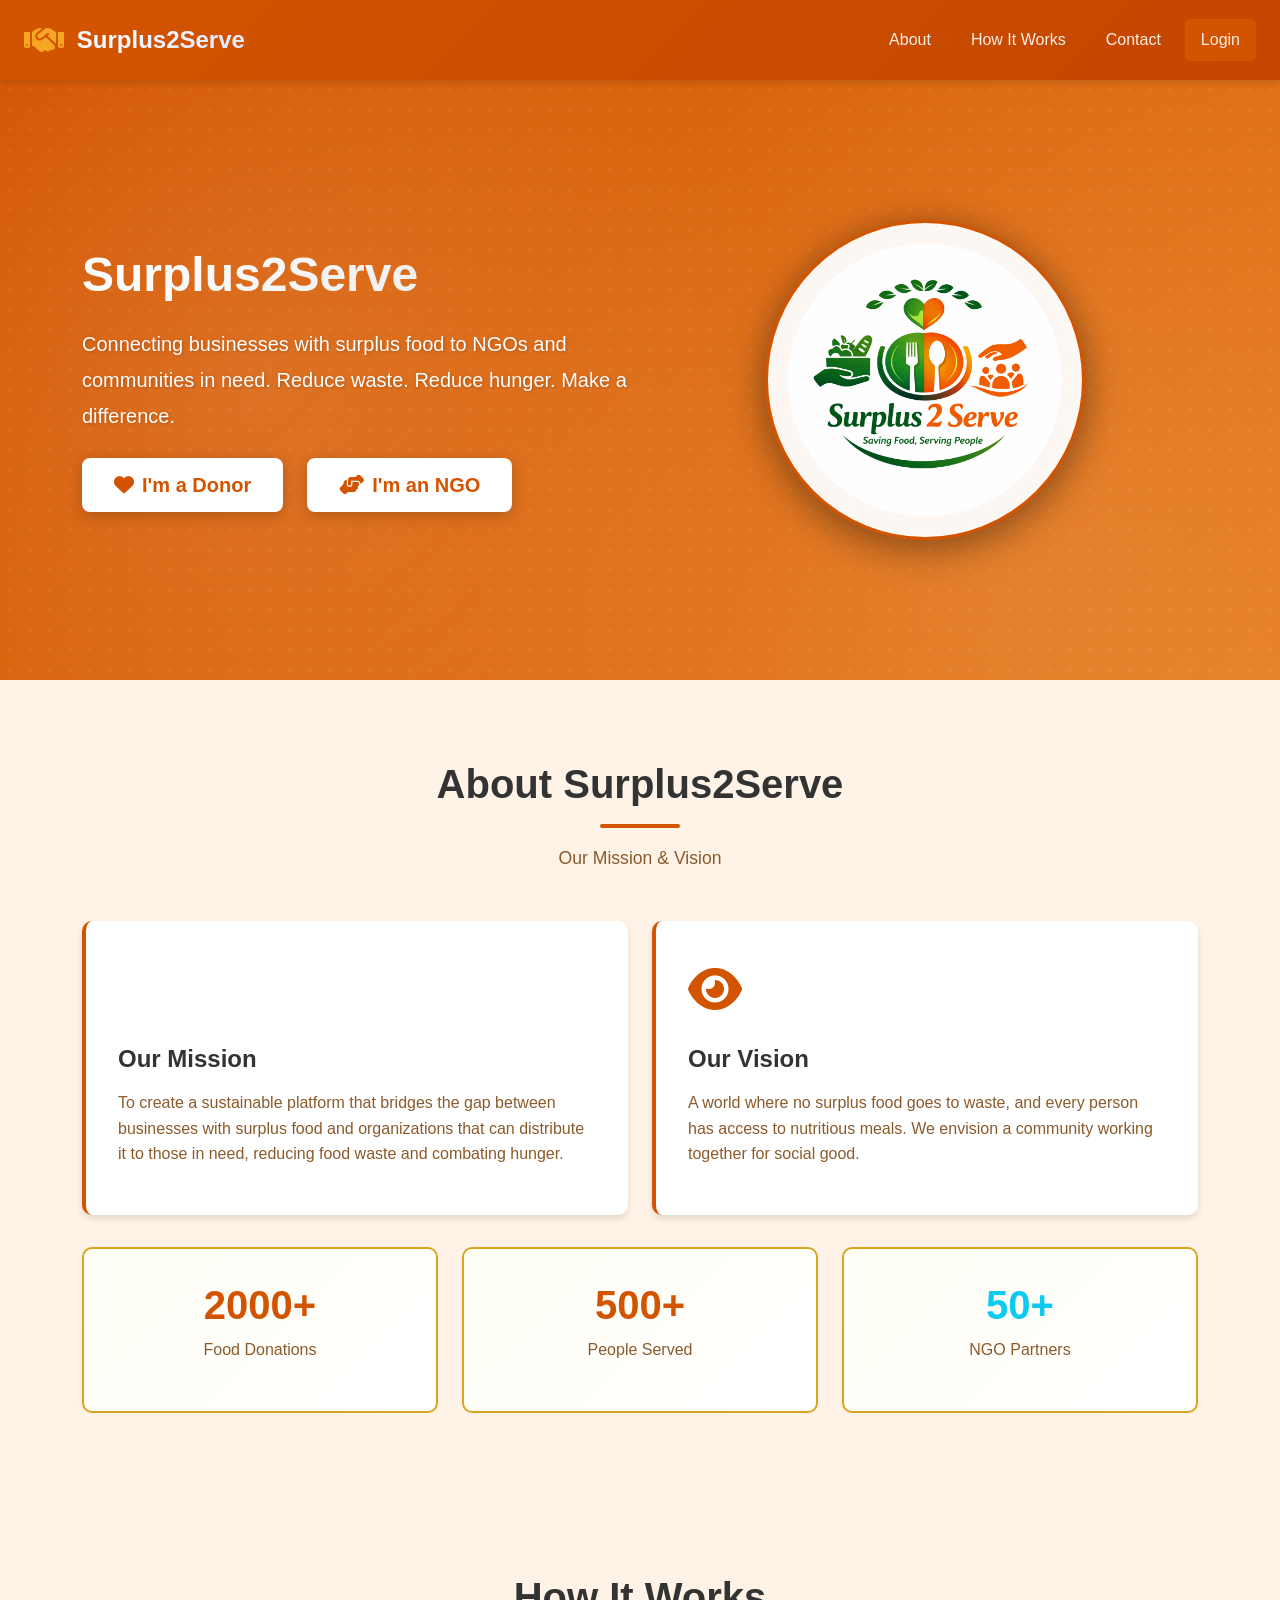
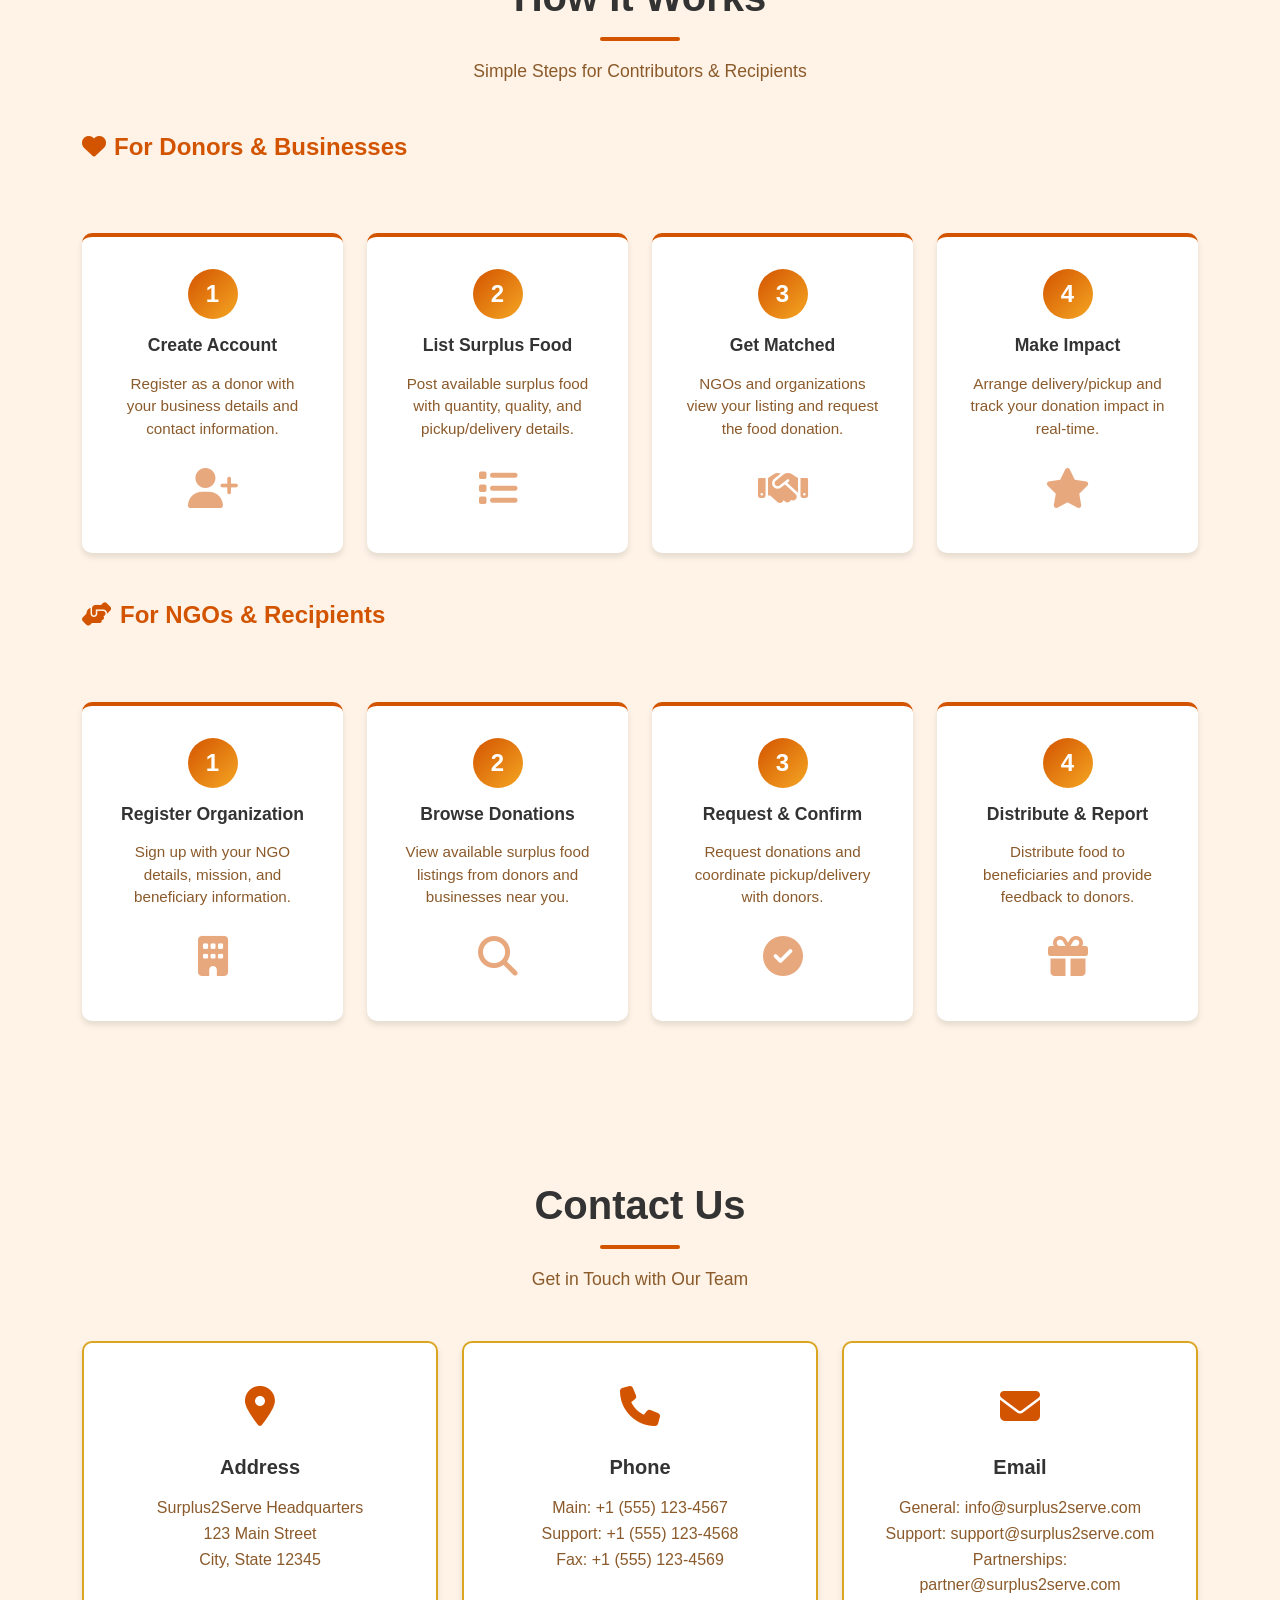
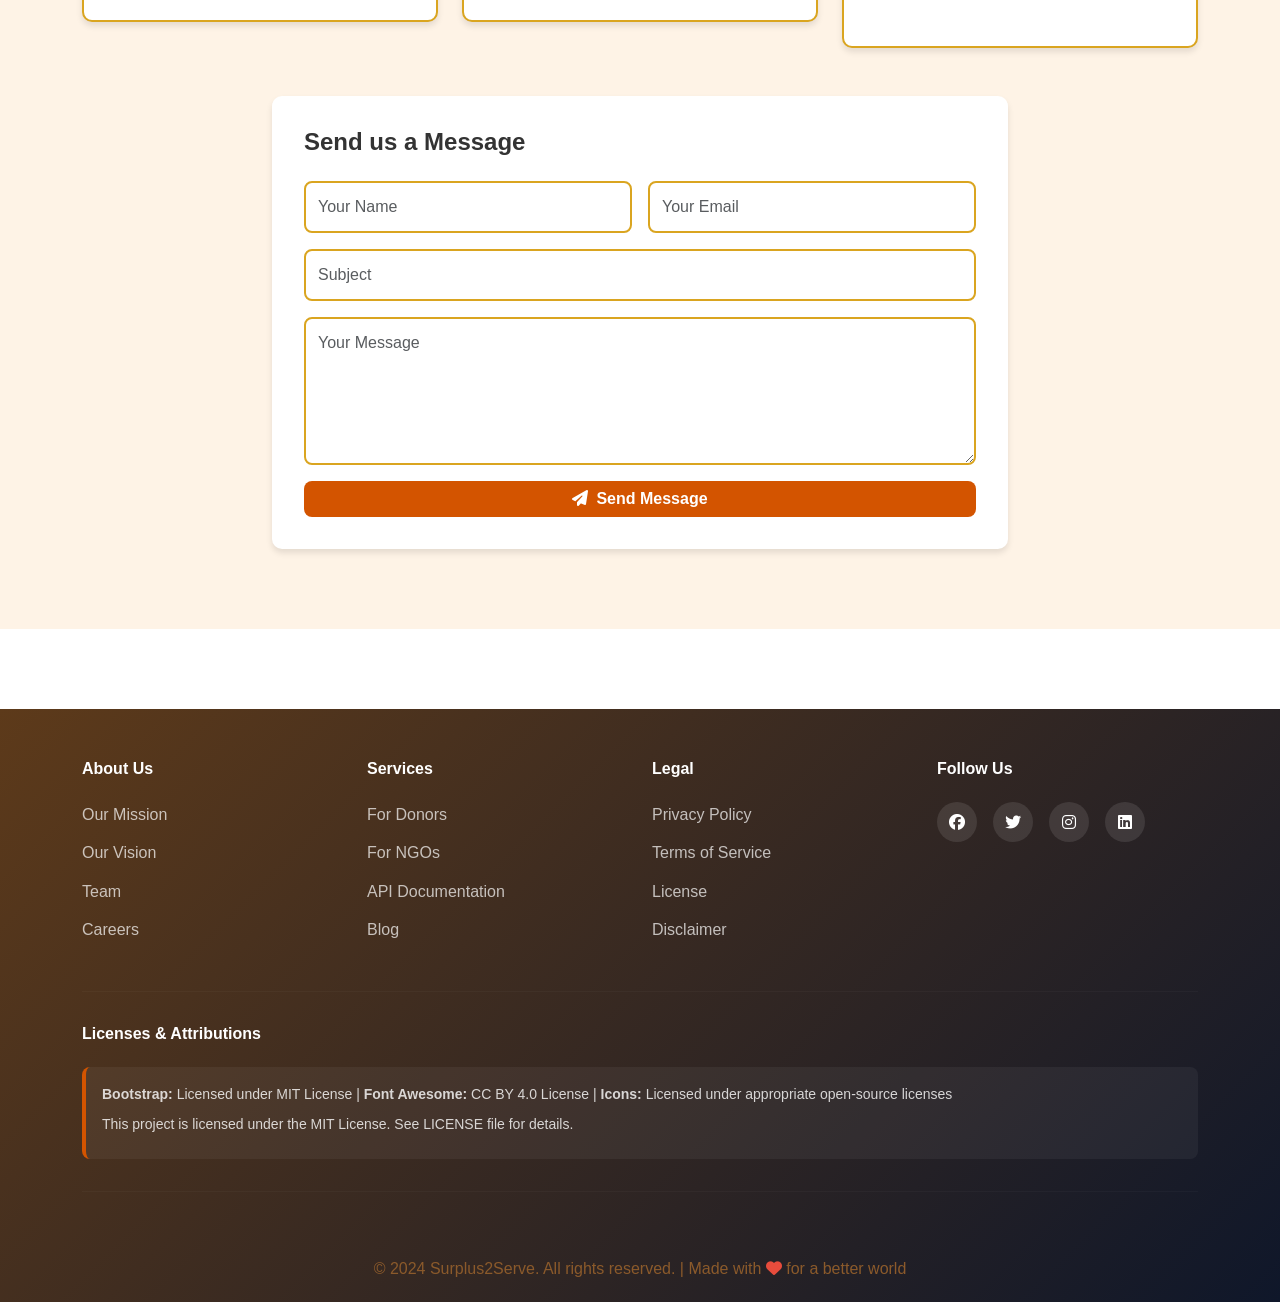
<file: index.html>
<!DOCTYPE html>
<html lang="en">
<head>
    <meta charset="UTF-8">
    <meta name="viewport" content="width=device-width, initial-scale=1.0">
    <title>Surplus2Serve - Bridging Surplus Food with Those in Need</title>
    <link rel="icon" type="image/png" href="./surplus2serve_logo.png">
    <link href="https://cdn.jsdelivr.net/npm/bootstrap@5.3.2/dist/css/bootstrap.min.css" rel="stylesheet">
    <link rel="stylesheet" href="https://cdnjs.cloudflare.com/ajax/libs/font-awesome/6.4.0/css/all.min.css">
    <link rel="stylesheet" href="style.css">
</head>

<body>
    <!-- Navigation Bar -->
    <nav class="navbar navbar-expand-lg navbar-custom sticky-top">
        <div class="container-fluid px-4">
            <a class="navbar-brand" href="#home">
                <i class="fas fa-handshake brand-icon"></i>
                <span class="brand-text">Surplus2Serve</span>
            </a>
            <button class="navbar-toggler" type="button" data-bs-toggle="collapse" data-bs-target="#navbarNav">
                <span class="navbar-toggler-icon"></span>
            </button>
            <div class="collapse navbar-collapse" id="navbarNav">
                <ul class="navbar-nav ms-auto">
                    <li class="nav-item"><a class="nav-link" href="#about">About</a></li>
                    <li class="nav-item"><a class="nav-link" href="#process">How It Works</a></li>
                    <li class="nav-item"><a class="nav-link" href="#contact">Contact</a></li>
                    <li class="nav-item"><a class="nav-link btn-login-nav" href="loginpage.html">Login</a></li>
                </ul>
            </div>
        </div>
    </nav>

    <!-- Hero Section -->
    <section id="home" class="hero-section">
        <div class="hero-content">
            <div class="container">
                <div class="row align-items-center">
                    <div class="col-lg-6 col-md-12 hero-text">
                        <h1 class="display-4 fw-bold mb-4">
                            <span class="text-primary">Surplus2Serve</span>
                        </h1>
                        <p class="lead mb-4">
                            Connecting businesses with surplus food to NGOs and communities in need. 
                            Reduce waste. Reduce hunger. Make a difference.
                        </p>
                        <div class="cta-buttons">
                            <a href="loginpage.html" class="btn btn-primary btn-lg me-2">
                                <i class="fas fa-heart me-2"></i>I'm a Donor
                            </a>
                            <a href="loginpage.html" class="btn btn-success btn-lg">
                                <i class="fas fa-hands-helping me-2"></i>I'm an NGO
                            </a>
                        </div>
                    </div>
                    <div class="col-lg-6 col-md-12 hero-image">
                        <div class="hero-image-box">
                            <img src="surplus2serve_logo.png" alt="Surplus2Serve Logo" class="hero-logo">
                        </div>
                    </div>
                </div>
            </div>
        </div>
    </section>

    <!-- About Section -->
    <section id="about" class="section-padding" style="background-color: #fef3e6;">
        <div class="container">
            <div class="section-header text-center mb-5">
                <h2 class="section-title">About Surplus2Serve</h2>
                <div class="section-divider"></div>
                <p class="section-subtitle">Our Mission & Vision</p>
            </div>

            <div class="row g-4">
                <div class="col-md-6">
                    <div class="about-card">
                        <div class="about-icon">
                            <i class="fas fa-target"></i>
                        </div>
                        <h4>Our Mission</h4>
                        <p>
                            To create a sustainable platform that bridges the gap between businesses with surplus food 
                            and organizations that can distribute it to those in need, reducing food waste and combating hunger.
                        </p>
                    </div>
                </div>
                <div class="col-md-6">
                    <div class="about-card">
                        <div class="about-icon">
                            <i class="fas fa-eye"></i>
                        </div>
                        <h4>Our Vision</h4>
                        <p>
                            A world where no surplus food goes to waste, and every person has access to nutritious meals. 
                            We envision a community working together for social good.
                        </p>
                    </div>
                </div>
            </div>

            <div class="row g-4 mt-2">
                <div class="col-md-4">
                    <div class="impact-card text-center">
                        <h3 class="text-primary fw-bold">2000+</h3>
                        <p>Food Donations</p>
                    </div>
                </div>
                <div class="col-md-4">
                    <div class="impact-card text-center">
                        <h3 class="text-success fw-bold">500+</h3>
                        <p>People Served</p>
                    </div>
                </div>
                <div class="col-md-4">
                    <div class="impact-card text-center">
                        <h3 class="text-info fw-bold">50+</h3>
                        <p>NGO Partners</p>
                    </div>
                </div>
            </div>
        </div>
    </section>

    <!-- How It Works Section -->
    <section id="process" class="section-padding" style="background-color: #fef3e6;">
        <div class="container">
            <div class="section-header text-center mb-5">
                <h2 class="section-title">How It Works</h2>
                <div class="section-divider"></div>
                <p class="section-subtitle">Simple Steps for Contributors & Recipients</p>
            </div>

            <!-- For Donors/Businesses -->
            <div class="row mb-5">
                <div class="col-12">
                    <h4 class="text-primary fw-bold mb-4">
                        <i class="fas fa-heart me-2"></i>For Donors & Businesses
                    </h4>
                </div>
            </div>

            <div class="row g-4 mb-5">
                <div class="col-md-3 col-sm-6">
                    <div class="process-card">
                        <div class="process-number">1</div>
                        <h5>Create Account</h5>
                        <p>Register as a donor with your business details and contact information.</p>
                        <div class="process-icon">
                            <i class="fas fa-user-plus"></i>
                        </div>
                    </div>
                </div>
                <div class="col-md-3 col-sm-6">
                    <div class="process-card">
                        <div class="process-number">2</div>
                        <h5>List Surplus Food</h5>
                        <p>Post available surplus food with quantity, quality, and pickup/delivery details.</p>
                        <div class="process-icon">
                            <i class="fas fa-list"></i>
                        </div>
                    </div>
                </div>
                <div class="col-md-3 col-sm-6">
                    <div class="process-card">
                        <div class="process-number">3</div>
                        <h5>Get Matched</h5>
                        <p>NGOs and organizations view your listing and request the food donation.</p>
                        <div class="process-icon">
                            <i class="fas fa-handshake"></i>
                        </div>
                    </div>
                </div>
                <div class="col-md-3 col-sm-6">
                    <div class="process-card">
                        <div class="process-number">4</div>
                        <h5>Make Impact</h5>
                        <p>Arrange delivery/pickup and track your donation impact in real-time.</p>
                        <div class="process-icon">
                            <i class="fas fa-star"></i>
                        </div>
                    </div>
                </div>
            </div>

            <!-- For NGOs -->
            <div class="row mb-5">
                <div class="col-12">
                    <h4 class="text-success fw-bold mb-4">
                        <i class="fas fa-hands-helping me-2"></i>For NGOs & Recipients
                    </h4>
                </div>
            </div>

            <div class="row g-4">
                <div class="col-md-3 col-sm-6">
                    <div class="process-card process-card-ngo">
                        <div class="process-number">1</div>
                        <h5>Register Organization</h5>
                        <p>Sign up with your NGO details, mission, and beneficiary information.</p>
                        <div class="process-icon">
                            <i class="fas fa-building"></i>
                        </div>
                    </div>
                </div>
                <div class="col-md-3 col-sm-6">
                    <div class="process-card process-card-ngo">
                        <div class="process-number">2</div>
                        <h5>Browse Donations</h5>
                        <p>View available surplus food listings from donors and businesses near you.</p>
                        <div class="process-icon">
                            <i class="fas fa-search"></i>
                        </div>
                    </div>
                </div>
                <div class="col-md-3 col-sm-6">
                    <div class="process-card process-card-ngo">
                        <div class="process-number">3</div>
                        <h5>Request & Confirm</h5>
                        <p>Request donations and coordinate pickup/delivery with donors.</p>
                        <div class="process-icon">
                            <i class="fas fa-check-circle"></i>
                        </div>
                    </div>
                </div>
                <div class="col-md-3 col-sm-6">
                    <div class="process-card process-card-ngo">
                        <div class="process-number">4</div>
                        <h5>Distribute & Report</h5>
                        <p>Distribute food to beneficiaries and provide feedback to donors.</p>
                        <div class="process-icon">
                            <i class="fas fa-gift"></i>
                        </div>
                    </div>
                </div>
            </div>
        </div>
    </section>

    <!-- Contact Section -->
    <section id="contact" class="section-padding" style="background-color: #fef3e6;">
        <div class="container">
            <div class="section-header text-center mb-5">
                <h2 class="section-title">Contact Us</h2>
                <div class="section-divider"></div>
                <p class="section-subtitle">Get in Touch with Our Team</p>
            </div>

            <div class="row g-4">
                <div class="col-md-4">
                    <div class="contact-card">
                        <div class="contact-icon">
                            <i class="fas fa-map-marker-alt"></i>
                        </div>
                        <h5>Address</h5>
                        <p>
                            Surplus2Serve Headquarters<br>
                            123 Main Street<br>
                            City, State 12345
                        </p>
                    </div>
                </div>
                <div class="col-md-4">
                    <div class="contact-card">
                        <div class="contact-icon">
                            <i class="fas fa-phone"></i>
                        </div>
                        <h5>Phone</h5>
                        <p>
                            Main: +1 (555) 123-4567<br>
                            Support: +1 (555) 123-4568<br>
                            Fax: +1 (555) 123-4569
                        </p>
                    </div>
                </div>
                <div class="col-md-4">
                    <div class="contact-card">
                        <div class="contact-icon">
                            <i class="fas fa-envelope"></i>
                        </div>
                        <h5>Email</h5>
                        <p>
                            General: info@surplus2serve.com<br>
                            Support: support@surplus2serve.com<br>
                            Partnerships: partner@surplus2serve.com
                        </p>
                    </div>
                </div>
            </div>

            <div class="row mt-5">
                <div class="col-lg-8 offset-lg-2">
                    <div class="contact-form-section">
                        <h4 class="mb-4">Send us a Message</h4>
                        <form id="contactMessageForm">
                            <div class="row g-3">
                                <div class="col-md-6">
                                    <input type="text" id="contactName" class="form-control" placeholder="Your Name" required>
                                </div>
                                <div class="col-md-6">
                                    <input type="email" id="contactEmail" class="form-control" placeholder="Your Email" required>
                                </div>
                                <div class="col-12">
                                    <input type="text" id="contactSubject" class="form-control" placeholder="Subject" required>
                                </div>
                                <div class="col-12">
                                    <textarea id="contactMessage" class="form-control" rows="5" placeholder="Your Message"></textarea>
                                </div>
                                <div class="col-12">
                                    <button type="submit" class="btn btn-primary w-100"><i class="fas fa-paper-plane me-2"></i>Send Message</button>
                                </div>
                            </div>
                        </form>
                    </div>
                </div>
            </div>
        </div>
    </section>

    <!-- Footer -->
    <footer class="footer-section">
        <div class="container">
            <div class="row g-4 mb-4">
                <div class="col-md-3">
                    <h6 class="footer-title">About Us</h6>
                    <ul class="footer-links">
                        <li><a href="#about">Our Mission</a></li>
                        <li><a href="#about">Our Vision</a></li>
                        <li><a href="#">Team</a></li>
                        <li><a href="#">Careers</a></li>
                    </ul>
                </div>
                <div class="col-md-3">
                    <h6 class="footer-title">Services</h6>
                    <ul class="footer-links">
                        <li><a href="donor.html">For Donors</a></li>
                        <li><a href="ngo.html">For NGOs</a></li>
                        <li><a href="#">API Documentation</a></li>
                        <li><a href="#">Blog</a></li>
                    </ul>
                </div>
                <div class="col-md-3">
                    <h6 class="footer-title">Legal</h6>
                    <ul class="footer-links">
                        <li><a href="#">Privacy Policy</a></li>
                        <li><a href="#">Terms of Service</a></li>
                        <li><a href="#">License</a></li>
                        <li><a href="#">Disclaimer</a></li>
                    </ul>
                </div>
                <div class="col-md-3">
                    <h6 class="footer-title">Follow Us</h6>
                    <div class="social-links">
                        <a href="#" class="social-icon"><i class="fab fa-facebook"></i></a>
                        <a href="#" class="social-icon"><i class="fab fa-twitter"></i></a>
                        <a href="#" class="social-icon"><i class="fab fa-instagram"></i></a>
                        <a href="#" class="social-icon"><i class="fab fa-linkedin"></i></a>
                    </div>
                </div>
            </div>

            <hr class="footer-divider">

            <!-- Licenses & Credits -->
            <div class="row">
                <div class="col-12">
                    <h6 class="footer-title">Licenses & Attributions</h6>
                    <div class="licenses-section">
                        <p class="small">
                            <strong>Bootstrap:</strong> Licensed under MIT License | 
                            <strong>Font Awesome:</strong> CC BY 4.0 License | 
                            <strong>Icons:</strong> Licensed under appropriate open-source licenses
                        </p>
                        <p class="small">
                            This project is licensed under the MIT License. See LICENSE file for details.
                        </p>
                    </div>
                </div>
            </div>

            <hr class="footer-divider">

            <!-- Copyright -->
            <div class="footer-bottom">
                <p class="text-center mb-0">
                    &copy; 2024 Surplus2Serve. All rights reserved. | 
                    Made with <i class="fas fa-heart text-danger"></i> for a better world
                </p>
            </div>
        </div>
    </footer>

    <script src="https://cdn.jsdelivr.net/npm/bootstrap@5.3.2/dist/js/bootstrap.bundle.min.js"></script>
    <script src="notifications.js"></script>
    <script src="script.js"></script>
</body>

</html>
</file>
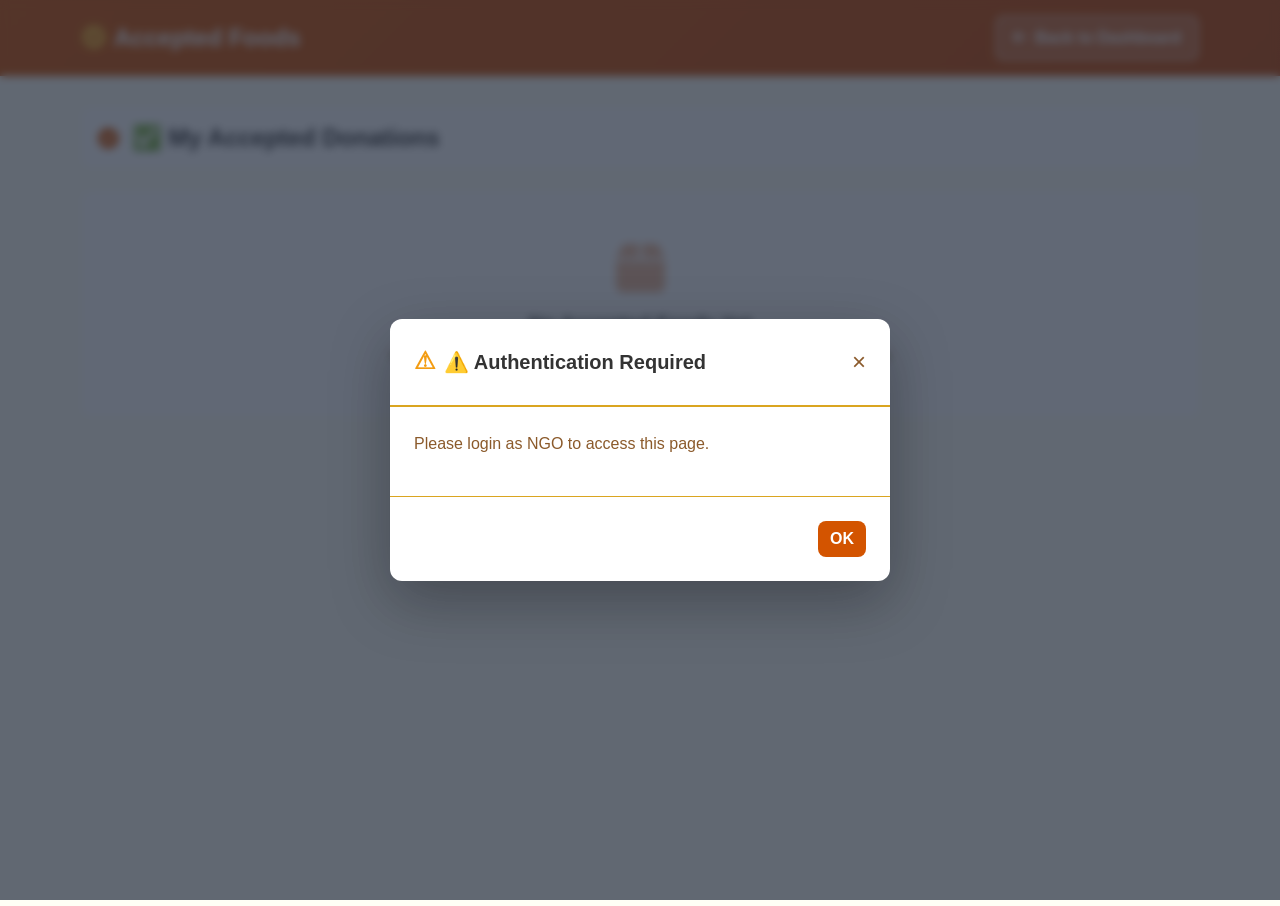
<file: accepted.html>
<!DOCTYPE html>
<html lang="en">
<head>
    <title>Accepted Foods - Surplus2Serve</title>
    <meta charset="utf-8">
    <meta name="viewport" content="width=device-width, initial-scale=1">
    <link href="https://cdn.jsdelivr.net/npm/bootstrap@5.3.2/dist/css/bootstrap.min.css" rel="stylesheet">
    <link rel="stylesheet" href="https://cdnjs.cloudflare.com/ajax/libs/font-awesome/6.4.0/css/all.min.css">
    <link rel="stylesheet" href="style.css">
    <style>
        .ngo-navbar {
            background: linear-gradient(135deg, var(--success-color) 0%, var(--success-dark) 100%);
            box-shadow: var(--shadow-md);
            padding: 1rem 0;
        }
        .ngo-navbar .navbar-brand {
            color: white !important;
            font-weight: 700;
            font-size: 1.5rem;
        }
        .ngo-navbar .btn-back {
            background-color: rgba(255, 255, 255, 0.2);
            color: white;
            border: 1px solid white;
            padding: 0.5rem 1rem;
            border-radius: 6px;
            font-weight: 600;
            transition: var(--transition);
        }
        .ngo-navbar .btn-back:hover {
            background-color: white;
            color: var(--success-color);
        }
        .ngo-content {
            background-color: var(--light-bg);
            min-height: calc(100vh - 70px);
            padding: 2rem 0;
        }
        .section-header {
            display: flex;
            align-items: center;
            gap: 0.8rem;
            margin-bottom: 1.5rem;
            padding: 1rem;
            background: white;
            border-radius: 8px;
            box-shadow: var(--shadow-sm);
        }
        .section-header h4 {
            margin: 0;
            color: var(--text-primary);
        }
        .empty-state {
            text-align: center;
            padding: 3rem 2rem;
            color: var(--text-secondary);
            background: white;
            border-radius: 8px;
            box-shadow: var(--shadow-sm);
        }
        .empty-state i {
            font-size: 3.5rem;
            margin-bottom: 1rem;
            opacity: 0.4;
            color: var(--success-color);
        }
        .empty-state h5 {
            color: var(--text-primary);
            font-weight: 600;
            margin-bottom: 0.5rem;
        }
        .empty-state p {
            color: var(--text-secondary);
            font-size: 0.95rem;
        }
    </style>
</head>

<body>

<nav class="ngo-navbar">
    <div class="container d-flex justify-content-between align-items-center">
        <span class="navbar-brand"><i class="fas fa-check-circle me-2" style="color: var(--success-light);"></i>Accepted Foods</span>
        <a href="ngo.html" class="btn-back">
            <i class="fas fa-arrow-left me-2"></i>Back to Dashboard
        </a>
    </div>
</nav>

<div class="ngo-content">
    <div class="container">
        <div class="section-header">
            <i class="fas fa-check-circle" style="color: var(--success-color); font-size: 1.3rem;"></i>
            <h4>✅ My Accepted Donations</h4>
        </div>
        <div class="row" id="acceptedList">
            <div class="col-12">
                <div class="empty-state">
                    <i class="fas fa-box"></i>
                    <h5>No Accepted Foods Yet</h5>
                    <p>You haven't accepted any foods yet. Go back to the dashboard to browse available donations!</p>
                </div>
            </div>
        </div>
    </div>
</div>

<script src="notifications.js"></script>
<script src="ngo.js"></script>
</body>
</html>
</file>
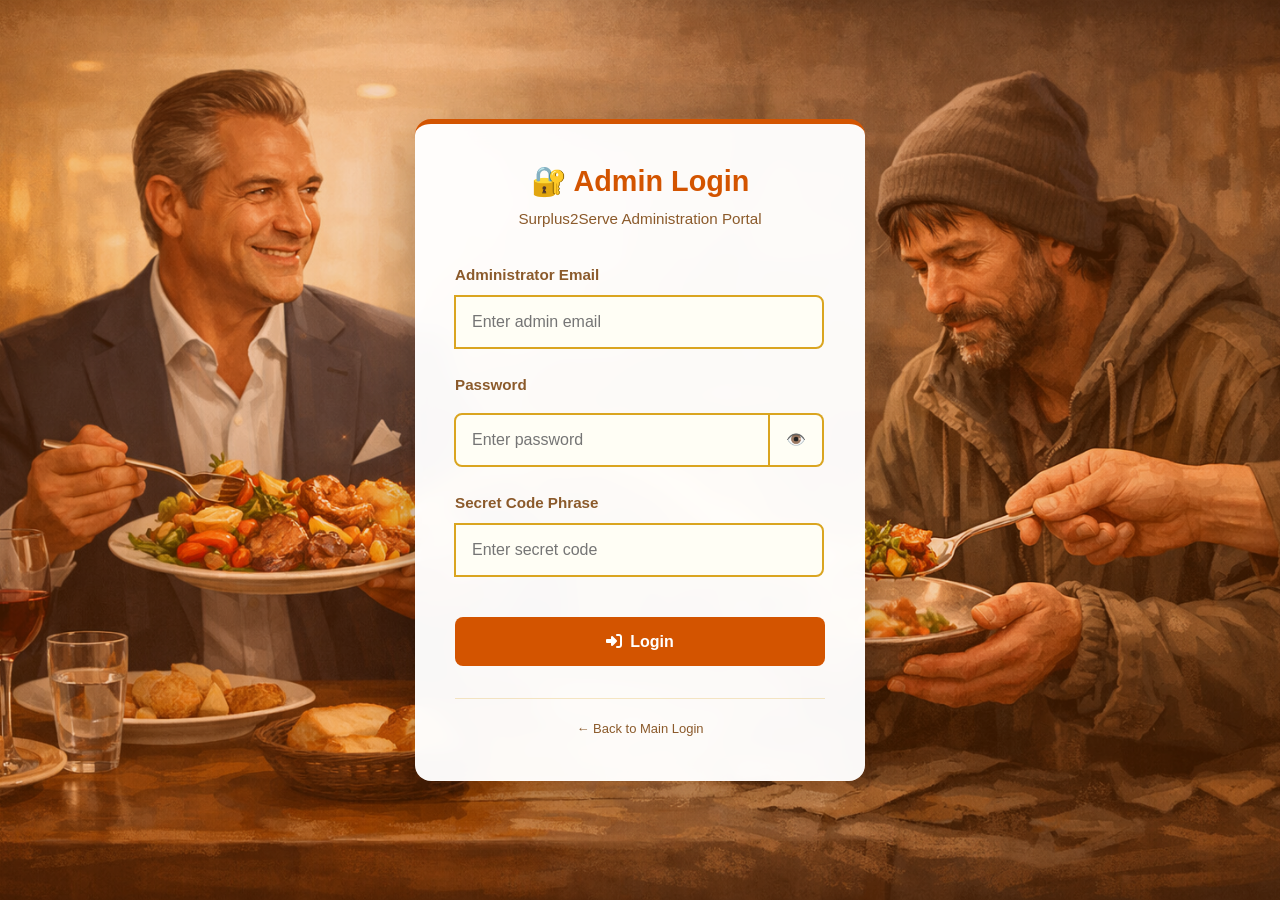
<file: admin.html>
<!DOCTYPE html>
<html lang="en">
<head>
    <title>Admin Dashboard - Surplus2Serve</title>
    <meta charset="utf-8">
    <meta name="viewport" content="width=device-width, initial-scale=1">
    <link href="https://cdn.jsdelivr.net/npm/bootstrap@5.3.2/dist/css/bootstrap.min.css" rel="stylesheet">
    <link rel="stylesheet" href="https://cdnjs.cloudflare.com/ajax/libs/font-awesome/6.4.0/css/all.min.css">
    <link rel="stylesheet" href="style.css">
    <style>
        .admin-navbar {
            background: linear-gradient(135deg, var(--primary-color) 0%, var(--primary-dark) 100%);
            box-shadow: var(--shadow-md);
            padding: 1rem 0;
        }
        .admin-navbar .navbar-brand {
            color: white !important;
            font-weight: 700;
            font-size: 1.5rem;
        }
        .admin-navbar .btn-logout {
            background-color: var(--danger-color);
            color: white;
            border: none;
            padding: 0.5rem 1rem;
            border-radius: 6px;
            font-weight: 600;
            transition: var(--transition);
        }
        .admin-navbar .btn-logout:hover {
            background-color: #cc0000;
            transform: translateY(-2px);
        }
        .admin-content {
            background-color: #fef3e6;
            min-height: calc(100vh - 70px);
            padding: 2rem 0;
        }
        .section-header {
            display: flex;
            align-items: center;
            gap: 0.8rem;
            margin-bottom: 1.5rem;
            padding: 1rem;
            background: white;
            border-radius: 8px;
            box-shadow: var(--shadow-sm);
        }
        .section-header h4 {
            margin: 0;
            color: var(--text-primary);
        }
        .activity-log {
            background: white;
            border-radius: 8px;
            padding: 1.5rem;
            box-shadow: var(--shadow-sm);
            max-height: 400px;
            overflow-y: auto;
        }
        .activity-item {
            padding: 0.75rem;
            border-left: 3px solid var(--primary-color);
            margin-bottom: 1rem;
            background: var(--light-bg);
            border-radius: 4px;
        }
        .activity-item:last-child {
            margin-bottom: 0;
        }
        .activity-message {
            color: var(--text-primary);
            font-weight: 500;
            margin-bottom: 0.25rem;
        }
        .activity-time {
            color: var(--text-secondary);
            font-size: 0.85rem;
        }
        .card-donation {
            border-left: 4px solid var(--danger-color);
            background: white;
            box-shadow: var(--shadow-sm);
        }
        .card-ngo {
            border-top: 3px solid var(--success-color);
            background: white;
            box-shadow: var(--shadow-sm);
        }
        .empty-state {
            text-align: center;
            padding: 2rem;
            color: var(--text-secondary);
        }
        .empty-state i {
            font-size: 3rem;
            margin-bottom: 1rem;
            opacity: 0.5;
        }
        .btn-action {
            padding: 0.5rem 1rem;
            border-radius: 6px;
            font-weight: 600;
            transition: var(--transition);
        }
        .btn-action:hover {
            transform: translateY(-2px);
            box-shadow: var(--shadow-md);
        }
    </style>
</head>

<body>

<nav class="admin-navbar">
    <div class="container d-flex justify-content-between align-items-center">
        <span class="navbar-brand">📊 Admin Dashboard</span>
        <button class="btn-logout" onclick="adminLogout()">
            <i class="fas fa-sign-out-alt me-2"></i>Logout
        </button>
    </div>
</nav>

<div class="admin-content">
    <div class="container">
        <!-- Activity Log Section -->
        <div class="section-header">
            <i class="fas fa-clipboard-list" style="color: var(--primary-color); font-size: 1.3rem;"></i>
            <h4>📊 Activity Log</h4>
        </div>
        <div class="activity-log mb-4" id="activityLog">
            <div class="empty-state">
                <i class="fas fa-calendar-alt"></i>
                <p>No activities yet</p>
            </div>
        </div>

        <!-- Donations Section -->
        <div class="section-header">
            <i class="fas fa-utensils" style="color: var(--danger-color); font-size: 1.3rem;"></i>
            <h4>🍱 Donor Uploads</h4>
        </div>
        <div class="row mb-4" id="donationList">
            <div class="col-12">
                <div class="empty-state">
                    <i class="fas fa-box"></i>
                    <p>No active donations</p>
                </div>
            </div>
        </div>

        <!-- NGO Approval Section -->
        <div class="section-header">
            <i class="fas fa-building" style="color: var(--success-color); font-size: 1.3rem;"></i>
            <h4>🏢 NGO Approval</h4>
        </div>
        <div class="row" id="ngoList">
            <div class="col-12">
                <div class="empty-state">
                    <i class="fas fa-check-circle"></i>
                    <p>No pending NGO approvals</p>
                </div>
            </div>
        </div>
    </div>
</div>

<script src="notifications.js"></script>
<script src="admin.js"></script>
</body>
</html>
</file>
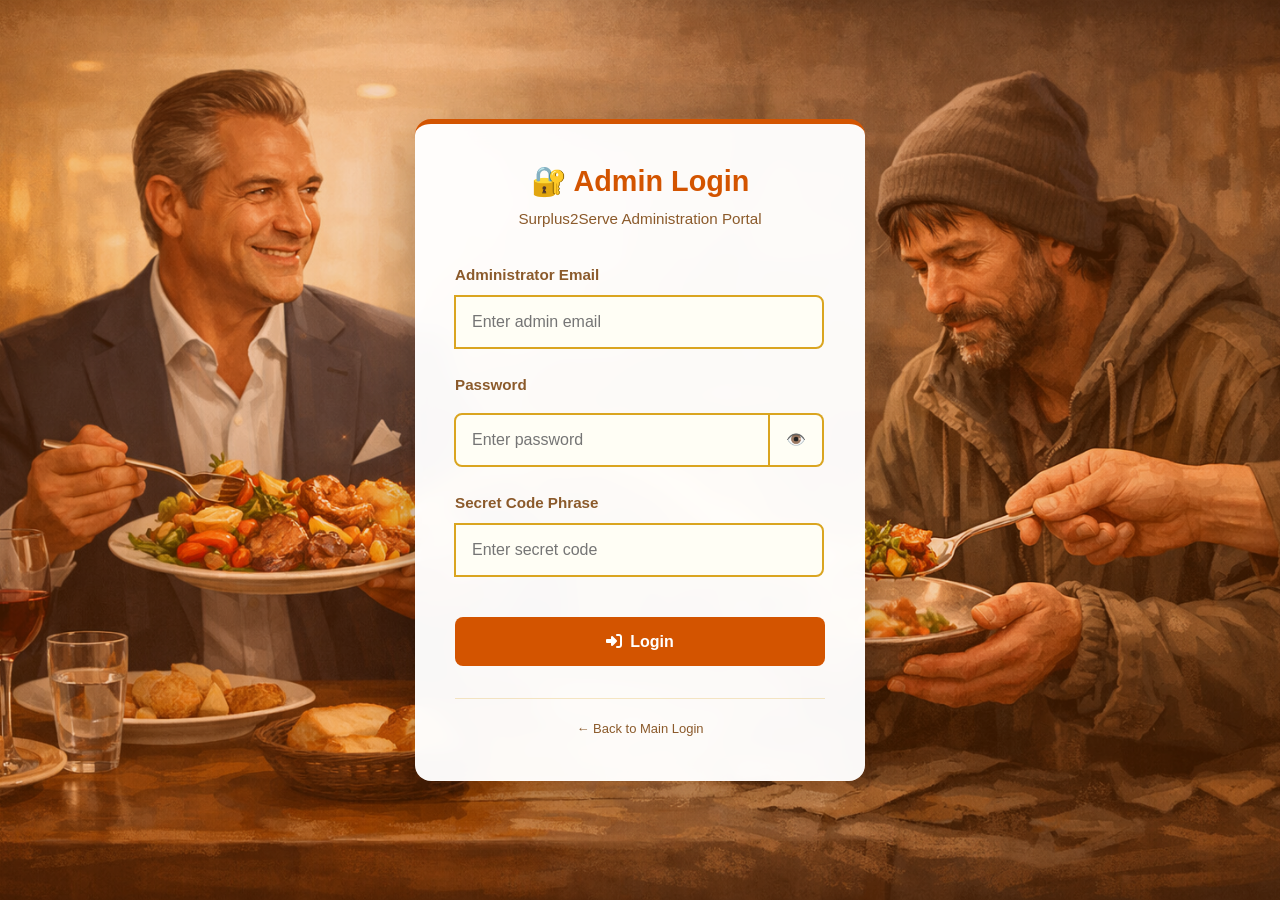
<file: adminlogin.html>
<!DOCTYPE html>
<html lang="en">
<head>
    <title>Admin Login - Surplus2Serve</title>
    <meta charset="utf-8">
    <meta name="viewport" content="width=device-width, initial-scale=1">
    <link href="https://cdn.jsdelivr.net/npm/bootstrap@5.3.2/dist/css/bootstrap.min.css" rel="stylesheet">
    <link rel="stylesheet" href="https://cdnjs.cloudflare.com/ajax/libs/font-awesome/6.4.0/css/all.min.css">
    <link rel="stylesheet" href="style.css">
    <style>
        .login-page {
            background-image: url('bglogin.png');
            background-size: cover;
            background-position: center;
            background-attachment: fixed;
            background-repeat: no-repeat;
            min-height: 100vh;
            display: flex;
            align-items: center;
            padding: 20px 0;
            position: relative;
        }
        .login-page::before {
            content: '';
            position: absolute;
            top: 0;
            left: 0;
            right: 0;
            bottom: 0;
            background: rgba(211, 84, 0, 0.25);
            z-index: 1;
        }
        .login-container {
            max-width: 450px;
            margin: 0 auto;
            position: relative;
            z-index: 2;
        }
        .login-card {
            background: rgba(255, 255, 255, 0.97);
            padding: 2.5rem;
            border-radius: 16px;
            box-shadow: 0 20px 60px rgba(0, 0, 0, 0.3);
            border-top: 5px solid #d35400;
            backdrop-filter: blur(10px);
        }
        .login-card h2 {
            color: #d35400;
            margin-bottom: 0.5rem;
            font-size: 1.8rem;
            font-weight: 700;
        }
        .subtitle {
            color: #8b5a2b;
            margin-bottom: 2rem;
            font-size: 0.95rem;
        }
        .input-group {
            margin-bottom: 1.5rem;
        }
        .input-group label {
            display: block;
            color: #8b5a2b;
            font-weight: 600;
            margin-bottom: 0.5rem;
            font-size: 0.95rem;
        }
        .input-group input {
            width: 100%;
            padding: 0.75rem 1rem;
            border: 2px solid #daa520;
            border-radius: 8px;
            font-size: 1rem;
            font-family: inherit;
            transition: var(--transition);
            background-color: #fffef5;
            color: #333;
        }
        .input-group input:focus {
            outline: none;
            border-color: #d35400;
            box-shadow: 0 0 0 0.3rem rgba(211, 84, 0, 0.15);
            background-color: #ffffff;
        }
        .error-message {
            color: #c44600;
            font-size: 0.9rem;
            margin-bottom: 1rem;
            text-align: center;
            background-color: #fed7d7;
            padding: 0.75rem;
            border-radius: 6px;
            border-left: 3px solid #d35400;
        }
        .login-btn {
            width: 100%;
            padding: 0.75rem 1rem;
            background-color: #d35400;
            color: white;
            border: none;
            border-radius: 8px;
            font-weight: 600;
            font-size: 1rem;
            cursor: pointer;
            transition: var(--transition);
            margin-top: 1rem;
        }
        .login-btn:hover {
            background-color: #c44600;
            transform: translateY(-2px);
            box-shadow: 0 8px 20px rgba(211, 84, 0, 0.4);
        }
        .password-toggle {
            cursor: pointer;
            color: #d35400;
            padding: 0.75rem 1rem;
            background: #fffef5;
            border: 2px solid #daa520;
            border-radius: 0 8px 8px 0;
            transition: var(--transition);
            border-left: none;
            font-size: 1rem;
            display: flex;
            align-items: center;
            justify-content: center;
            min-width: 50px;
        }
        .password-toggle:hover {
            background-color: #f5f5f5;
            border-color: #d35400;
        }
        .input-group-wrapper {
            display: flex;
            gap: 0;
            width: 100%;
            margin-top: 0.5rem;
        }
        .input-group-wrapper input {
            border-radius: 8px 0 0 8px;
            margin: 0;
            flex: 1;
        }
    </style>
</head>

<body class="login-page">

<div class="login-container">
    <div class="login-card">
        <h2 class="text-center">🔐 Admin Login</h2>
        <p class="text-center subtitle">Surplus2Serve Administration Portal</p>

        <form id="adminLoginForm">
            <div id="errorMessage" class="error-message" style="display:none;"></div>
            <div id="successMessage" class="error-message" style="display:none; background-color: #d4edda; color: #155724; border-left-color: #28a745;"></div>

            <div class="input-group">
                <label for="adminEmail">Administrator Email</label>
                <input type="email" id="adminEmail" placeholder="Enter admin email" required>
            </div>

            <div class="input-group">
                <label for="adminPassword">Password</label>
                <div class="input-group-wrapper">
                    <input type="password" id="adminPassword" placeholder="Enter password" required>
                    <span class="password-toggle" onclick="document.getElementById('adminPassword').type = document.getElementById('adminPassword').type === 'password' ? 'text' : 'password'">👁️</span>
                </div>
            </div>

            <div class="input-group">
                <label for="secretCode">Secret Code Phrase</label>
                <input type="password" id="secretCode" placeholder="Enter secret code" required>
            </div>

            <button type="submit" class="login-btn">
                <i class="fas fa-sign-in-alt me-2"></i>Login
            </button>
        </form>

        <hr style="border-color: var(--border-color); margin-top: 2rem; margin-bottom: 1rem;">
        
        <div class="text-center">
            <a href="loginpage.html" style="text-decoration: none; font-size: 13px; color: var(--text-secondary); transition: var(--transition);" onmouseover="this.style.color='var(--primary-color)'" onmouseout="this.style.color='var(--text-secondary)'">← Back to Main Login</a>
        </div>
    </div>
</div>

<script src="https://cdn.jsdelivr.net/npm/bootstrap@5.3.2/dist/js/bootstrap.bundle.min.js"></script>
<script src="notifications.js"></script>
<script src="adminlogin.js"></script>
</body>
</html>
</file>
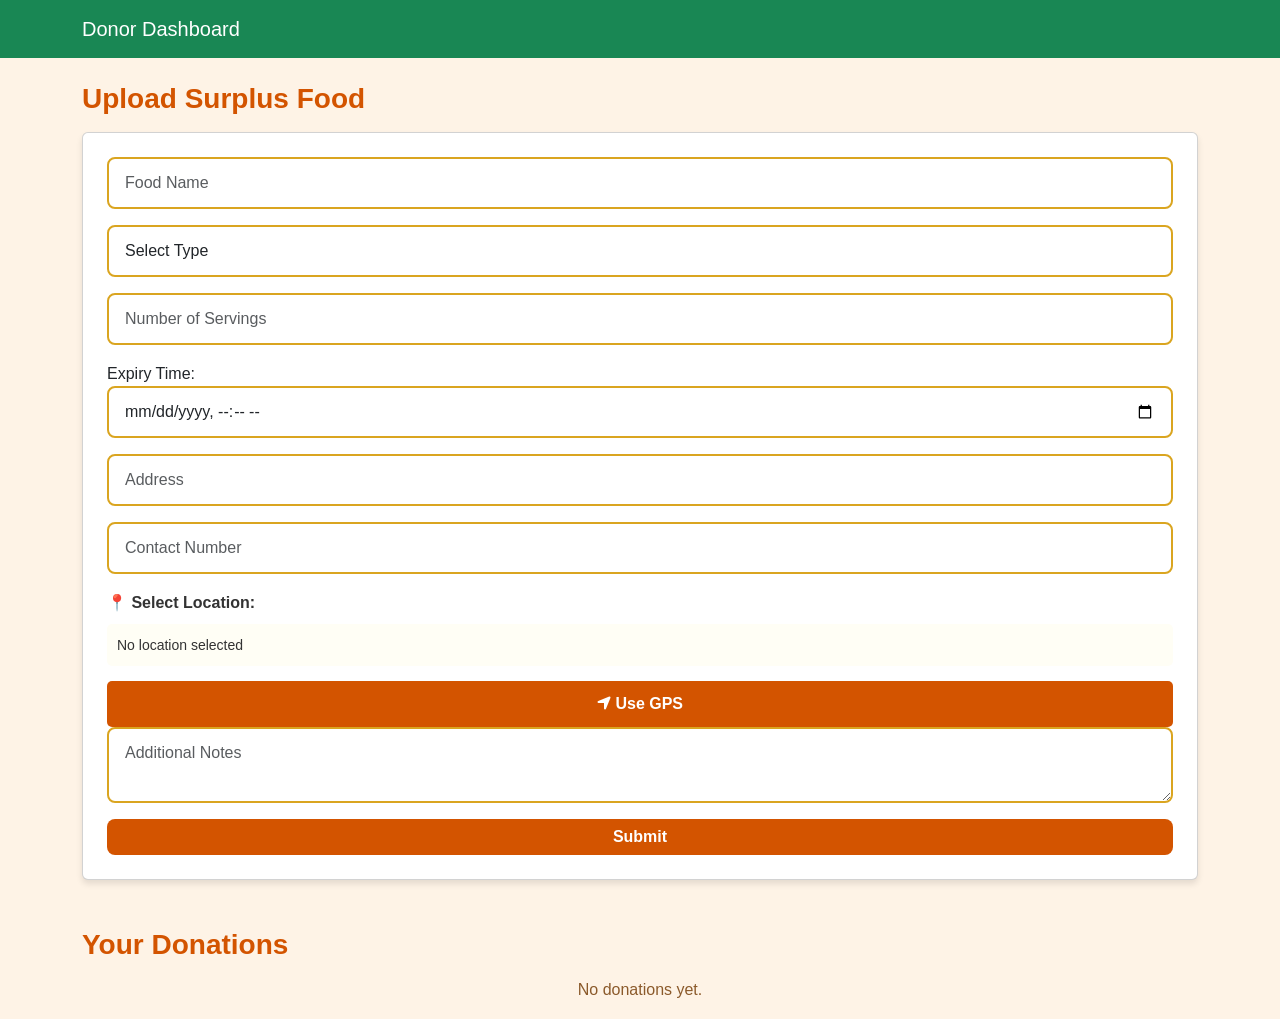
<file: donor.html>
<!DOCTYPE html>
<html lang="en">
<head>
    <title>Donor Dashboard</title>
    <meta charset="utf-8">
    <meta name="viewport" content="width=device-width, initial-scale=1">

    <link href="https://cdn.jsdelivr.net/npm/bootstrap@5.3.2/dist/css/bootstrap.min.css" rel="stylesheet">
    <link rel="stylesheet" href="style.css">
    <link rel="stylesheet" href="https://cdnjs.cloudflare.com/ajax/libs/font-awesome/6.4.0/css/all.min.css">
    <!-- Google Maps Fallback -->
    <style>
        #mapContainer {
            width: 100%;
            height: 400px;
            border-radius: 8px;
            margin-bottom: 15px;
        }
        .location-btn {
            width: 100%;
            padding: 10px;
            background-color: #d35400;
            color: white;
            border: none;
            border-radius: 5px;
            cursor: pointer;
            font-weight: 600;
            transition: all 0.3s ease;
        }
        .location-btn:hover {
            background-color: #c44600;
            transform: translateY(-2px);
        }
        .location-display {
            background-color: #fffef5;
            padding: 10px;
            border-radius: 5px;
            margin-bottom: 15px;
            font-size: 14px;
            color: #333;
        }
        .location-display.selected {
            background-color: #fff8f0;
            border-left: 4px solid #d35400;
        }
        #mapModal {
            display: none;
        }
    </style>
</head>

<body style="background-color: #fef3e6;">

<nav class="navbar navbar-dark bg-success">
    <div class="container">
        <span class="navbar-brand">Donor Dashboard</span>
    </div>
</nav>

<div class="container mt-4">

    <h3 class="text-success mb-3">Upload Surplus Food</h3>

    <form class="card p-4 shadow" onsubmit="addDonation(event)">

        <input type="text" id="foodName" class="form-control mb-3" placeholder="Food Name" required>

        <select id="foodType" class="form-control mb-3" required>
            <option value="">Select Type</option>
            <option>Veg</option>
            <option>Non-Veg</option>
        </select>

        <input type="number" id="servings" class="form-control mb-3" placeholder="Number of Servings" required>

        <label>Expiry Time:</label>
        <input type="datetime-local" id="expiry" class="form-control mb-3" required>

        <input type="text" id="address" class="form-control mb-3" placeholder="Address" required>

        <input type="tel" id="contact" class="form-control mb-3" placeholder="Contact Number" required>

        <label class="form-label"><strong>📍 Select Location:</strong></label>
        <div id="locationDisplay" class="location-display">
            <span id="locationText">No location selected</span>
        </div>
        <button type="button" class="location-btn" onclick="getCurrentLocationGPS()"><i class="fas fa-location-arrow"></i> Use GPS</button>
        <input type="hidden" id="location" required>
        <input type="hidden" id="latitude">
        <input type="hidden" id="longitude">

        <textarea id="notes" class="form-control mb-3" placeholder="Additional Notes"></textarea>

        <button class="btn btn-success">Submit</button>
    </form>

    <h3 class="text-success mt-5">Your Donations</h3>
    <div class="row mt-3" id="donationList"></div>

    <!-- Map Selection Modal -->
    <div id="mapModal" class="modal-overlay" style="display:none;">
        <div class="modal-content" style="max-width: 800px;">
            <div class="modal-header">
                <h5><i class="fas fa-map"></i> Select Your Location</h5>
                <button type="button" class="btn-close" onclick="closeMapModal()"></button>
            </div>
            <div class="modal-body">
                <p style="font-size: 14px; color: #666; margin-bottom: 15px;">Select your food pickup/delivery location</p>
                <div id="mapContainer"></div>
                <div style="background-color: #f8f9fa; padding: 10px; border-radius: 5px; margin-top: 10px;">
                    <p style="margin: 0; font-size: 13px;"><strong>Click on map or enter coordinates:</strong></p>
                    <input type="text" id="addressSearchBox" placeholder="Search address..." style="width: 100%; padding: 8px; margin: 10px 0; border: 1px solid #ddd; border-radius: 4px;">
                    <small><strong>Selected Coordinates:</strong><br>
                    Latitude: <span id="selectedLat">-</span>, Longitude: <span id="selectedLng">-</span></small>
                </div>
            </div>
            <div class="modal-footer">
                <button type="button" class="btn btn-secondary" onclick="closeMapModal()">Cancel</button>
                <button type="button" class="btn btn-success" onclick="confirmLocation()" id="confirmBtn" disabled>
                    <i class="fas fa-check"></i> Confirm Location
                </button>
            </div>
        </div>
    </div>

    <!-- Notification Modal -->
    <div id="notificationModal" class="modal-overlay">
        <div class="modal-content" style="max-width: 500px;">
            <div class="modal-header">
                <h5 id="modalTitle">Confirm Action</h5>
                <button type="button" class="btn-close" onclick="closeNotificationModal()"></button>
            </div>
            <div class="modal-body">
                <p id="modalMessage">Are you sure?</p>
            </div>
            <div class="modal-footer">
                <button type="button" class="btn btn-secondary" onclick="closeNotificationModal()">Cancel</button>
                <button type="button" class="btn btn-danger" id="deleteConfirmBtn" onclick="confirmDeleteDonation()">Delete</button>
            </div>
        </div>
    </div>

</div>

<script src="notifications.js"></script>
<script src="donor.js"></script>
<script>
    displayDonations();
</script>

</body>
</html>
</file>
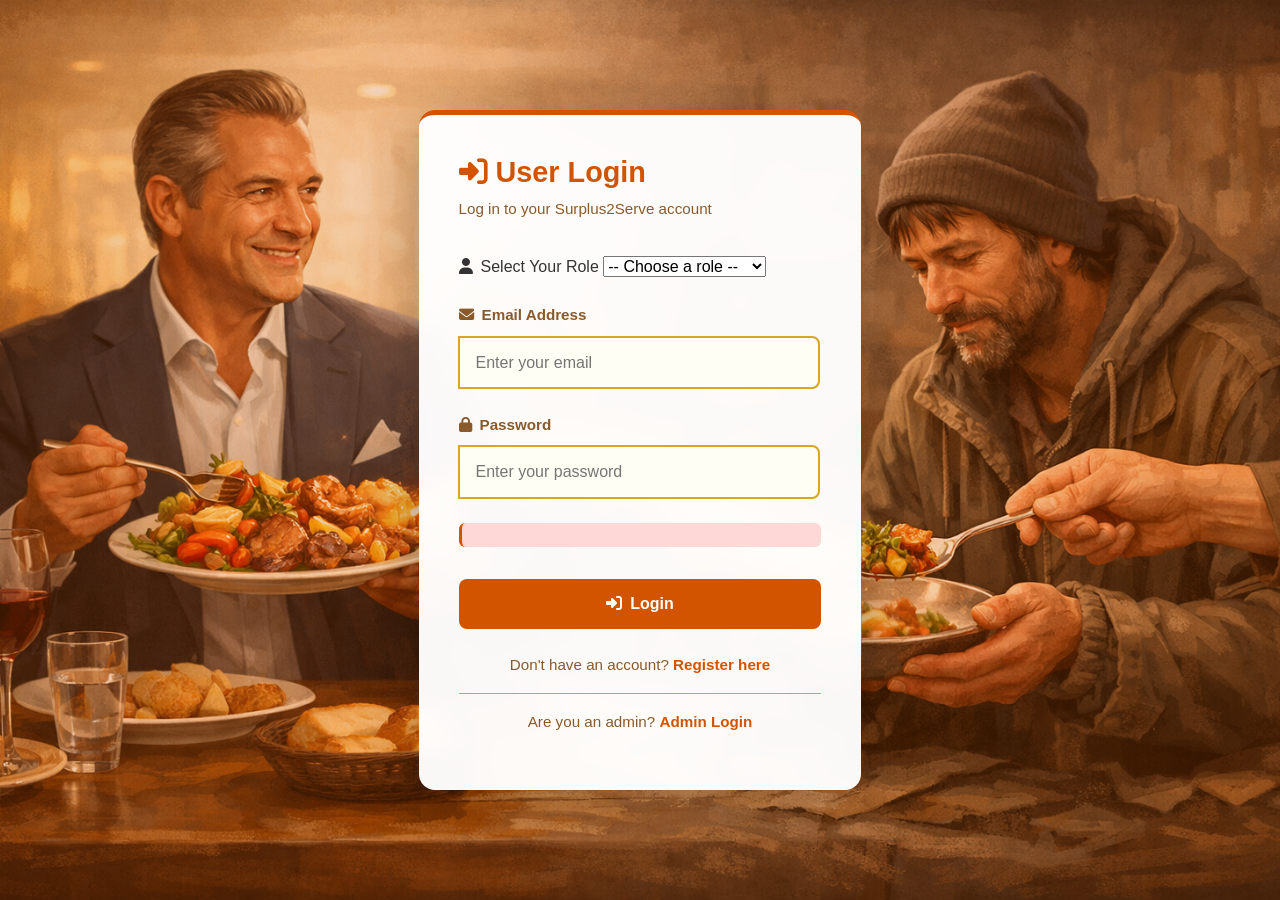
<file: loginpage.html>
<!DOCTYPE html>
<html lang="en">
<head>
    <meta charset="UTF-8">
    <meta name="viewport" content="width=device-width, initial-scale=1.0">
    <title>Login - Surplus2Serve</title>
    <link href="https://cdn.jsdelivr.net/npm/bootstrap@5.3.2/dist/css/bootstrap.min.css" rel="stylesheet">
    <link rel="stylesheet" href="https://cdnjs.cloudflare.com/ajax/libs/font-awesome/6.4.0/css/all.min.css">
    <link rel="stylesheet" href="style.css">
    <style>
        .login-page {
            background-image: url('bglogin.png');
            background-size: cover;
            background-position: center;
            background-attachment: fixed;
            background-repeat: no-repeat;
            min-height: 100vh;
            display: flex;
            align-items: center;
            padding: 20px 0;
            position: relative;
        }
        .login-page::before {
            content: '';
            position: absolute;
            top: 0;
            left: 0;
            right: 0;
            bottom: 0;
            background: rgba(211, 84, 0, 0.25);
            z-index: 1;
        }
        .login-container {
            max-width: 450px;
            margin: 0 auto;
            position: relative;
            z-index: 2;
        }
        .login-card {
            background: rgba(255, 255, 255, 0.97);
            padding: 2.5rem;
            border-radius: 16px;
            box-shadow: 0 20px 60px rgba(0, 0, 0, 0.3);
            border-top: 5px solid #d35400;
            backdrop-filter: blur(10px);
        }
        .login-card h2 {
            color: #d35400;
            margin-bottom: 0.5rem;
            font-size: 1.8rem;
            font-weight: 700;
        }
        .subtitle {
            color: #8b5a2b;
            margin-bottom: 2rem;
            font-size: 0.95rem;
        }
        .input-group {
            margin-bottom: 1.5rem;
        }
        .input-group label {
            display: block;
            color: #8b5a2b;
            font-weight: 600;
            margin-bottom: 0.5rem;
            font-size: 0.95rem;
        }
        .input-group input,
        .input-group select,
        .input-group textarea {
            width: 100%;
            padding: 0.75rem 1rem;
            border: 2px solid #daa520;
            border-radius: 8px;
            font-size: 1rem;
            font-family: inherit;
            transition: var(--transition);
            background-color: #fffef5;
            color: #333;
        }
        .input-group input:focus,
        .input-group select:focus,
        .input-group textarea:focus {
            outline: none;
            border-color: #d35400;
            box-shadow: 0 0 0 0.3rem rgba(211, 84, 0, 0.15);
            background-color: #ffffff;
        }
        .role-selection {
            margin-bottom: 1.5rem;
        }
        .error-message {
            color: #c44600;
            font-size: 0.9rem;
            margin-bottom: 1rem;
            text-align: center;
            background-color: #fed7d7;
            padding: 0.75rem;
            border-radius: 6px;
            border-left: 3px solid #d35400;
        }
        .login-btn {
            width: 100%;
            padding: 0.75rem 1rem;
            background-color: #d35400;
            color: white;
            border: none;
            border-radius: 8px;
            font-weight: 600;
            font-size: 1rem;
            cursor: pointer;
            transition: var(--transition);
            margin-top: 1rem;
        }
        .login-btn:hover {
            background-color: #c44600;
            transform: translateY(-2px);
            box-shadow: 0 8px 20px rgba(211, 84, 0, 0.4);
        }
        .register-link {
            text-align: center;
            margin-top: 1.5rem;
            color: #8b5a2b;
            font-size: 0.95rem;
        }
        .register-link a {
            color: #d35400;
            font-weight: 600;
            text-decoration: none;
        }
        .register-link a:hover {
            text-decoration: underline;
            color: #c44600;
        }
        .back-link {
            display: inline-block;
            margin-bottom: 2rem;
            color: #d35400;
            text-decoration: none;
            font-weight: 600;
            transition: var(--transition);
        }
        .back-link:hover {
            transform: translateX(-3px);
            color: #c44600;
        }
    </style>
</head>
<body>

<div class="login-page">
    <div class="login-container">
        <div class="login-card">
            <h2><i class="fas fa-sign-in-alt me-2" style="color: #d35400;"></i>User Login</h2>
            <p class="subtitle">Log in to your Surplus2Serve account</p>

            <form id="loginForm">

                <!-- Role Selection -->
                <div class="role-selection">
                    <label><i class="fas fa-user me-2"></i>Select Your Role</label>
                    <select id="role" required>
                        <option value="">-- Choose a role --</option>
                        <option value="donor">Donor / Business</option>
                        <option value="ngo">NGO / Organization</option>
                    </select>
                </div>

                <!-- Email -->
                <div class="input-group">
                    <label><i class="fas fa-envelope me-2"></i>Email Address</label>
                    <input type="email" id="email" placeholder="Enter your email" required>
                </div>

                <!-- Password -->
                <div class="input-group">
                    <label><i class="fas fa-lock me-2"></i>Password</label>
                    <input type="password" id="password" placeholder="Enter your password" required>
                </div>

                <!-- Error Message -->
                <p id="errorMessage" class="error-message"></p>

                <!-- Login Button -->
                <button type="submit" class="login-btn">
                    <i class="fas fa-sign-in-alt me-2"></i>Login
                </button>

                <!-- Register Link -->
                <p class="register-link">
                    Don't have an account?
                    <a href="registerpage.html">Register here</a>
                </p>

                <!-- Admin Link -->
                <p class="register-link" style="margin-top: 1rem; border-top: 1px solid var(--border-color); padding-top: 1rem;">
                    Are you an admin?
                    <a href="adminlogin.html">Admin Login</a>
                </p>

            </form>
        </div>
    </div>
</div>

    <script src="https://cdn.jsdelivr.net/npm/bootstrap@5.3.2/dist/js/bootstrap.bundle.min.js"></script>
    <script src="notifications.js"></script>
    <script src="loginpage.js"></script>
</body>
</html>
</file>
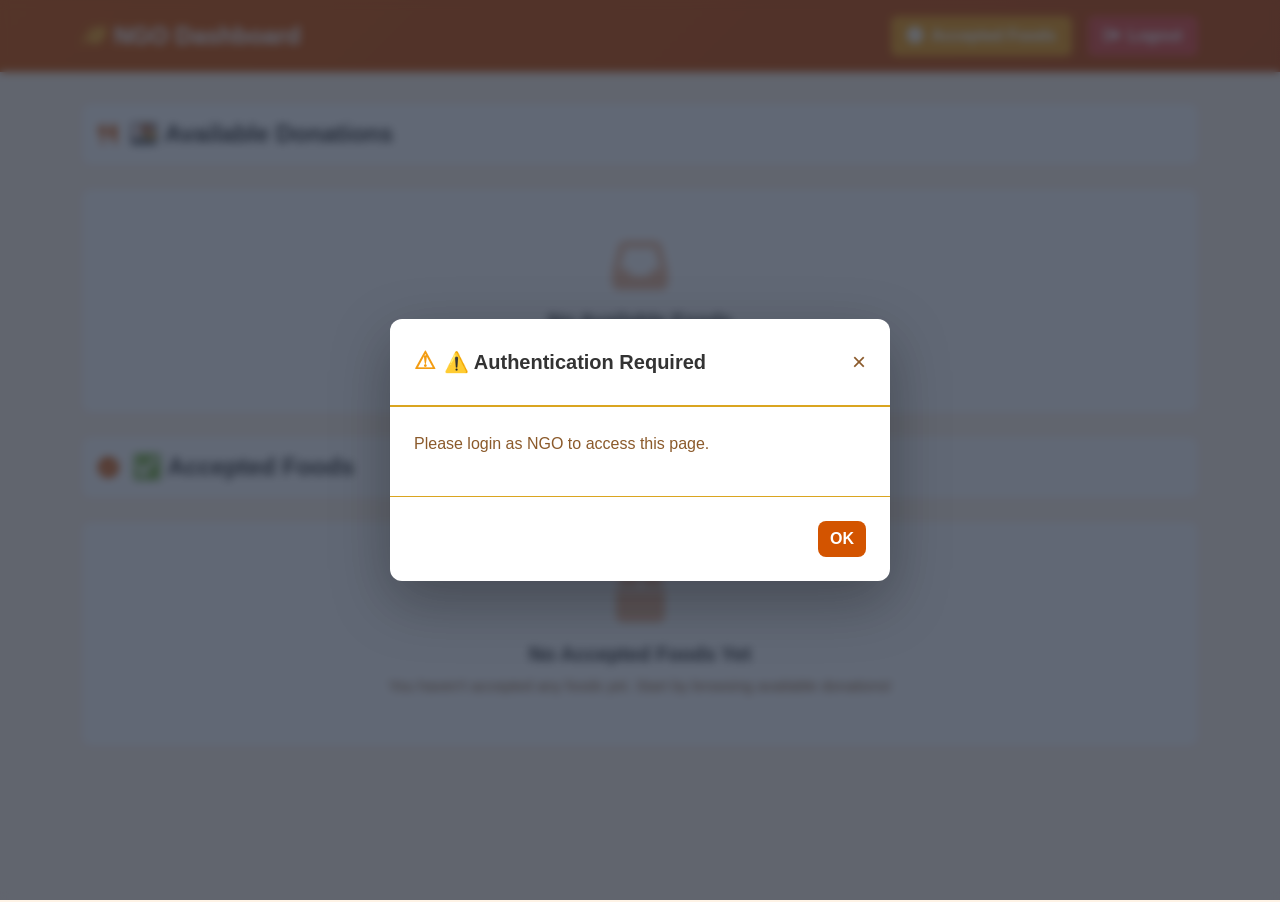
<file: ngo.html>
<!DOCTYPE html>
<html lang="en">
<head>
    <title>NGO Dashboard - Surplus2Serve</title>
    <meta charset="utf-8">
    <meta name="viewport" content="width=device-width, initial-scale=1">
    <link href="https://cdn.jsdelivr.net/npm/bootstrap@5.3.2/dist/css/bootstrap.min.css" rel="stylesheet">
    <link rel="stylesheet" href="https://cdnjs.cloudflare.com/ajax/libs/font-awesome/6.4.0/css/all.min.css">
    <link rel="stylesheet" href="style.css">
    <style>
        .ngo-navbar {
            background: linear-gradient(135deg, var(--success-color) 0%, var(--success-dark) 100%);
            box-shadow: var(--shadow-md);
            padding: 1rem 0;
        }
        .ngo-navbar .navbar-brand {
            color: white !important;
            font-weight: 700;
            font-size: 1.5rem;
        }
        .ngo-navbar .nav-buttons {
            display: flex;
            gap: 1rem;
        }
        .ngo-navbar .btn {
            padding: 0.5rem 1rem;
            border-radius: 6px;
            font-weight: 600;
            transition: var(--transition);
        }
        .ngo-navbar .btn-warning {
            background-color: var(--warning-color);
            color: white;
            border: none;
        }
        .ngo-navbar .btn-warning:hover {
            background-color: #d97706;
            transform: translateY(-2px);
        }
        .ngo-navbar .btn-danger {
            background-color: var(--danger-color);
            color: white;
            border: none;
        }
        .ngo-navbar .btn-danger:hover {
            background-color: #cc0000;
            transform: translateY(-2px);
        }
        .ngo-content {
            background-color: #fef3e6;
            min-height: calc(100vh - 70px);
            padding: 2rem 0;
        }
        .section-header {
            display: flex;
            align-items: center;
            gap: 0.8rem;
            margin-bottom: 1.5rem;
            padding: 1rem;
            background: white;
            border-radius: 8px;
            box-shadow: var(--shadow-sm);
        }
        .section-header h4 {
            margin: 0;
            color: var(--text-primary);
        }
        .empty-state {
            text-align: center;
            padding: 3rem 2rem;
            color: var(--text-secondary);
            background: white;
            border-radius: 8px;
            box-shadow: var(--shadow-sm);
        }
        .empty-state i {
            font-size: 3.5rem;
            margin-bottom: 1rem;
            opacity: 0.4;
            color: var(--primary-color);
        }
        .empty-state h5 {
            color: var(--text-primary);
            font-weight: 600;
            margin-bottom: 0.5rem;
        }
        .empty-state p {
            color: var(--text-secondary);
            font-size: 0.95rem;
        }
    </style>
</head>

<body>

<nav class="ngo-navbar">
    <div class="container d-flex justify-content-between align-items-center">
        <span class="navbar-brand"><i class="fas fa-leaf me-2" style="color: var(--success-light);"></i>NGO Dashboard</span>
        <div class="nav-buttons">
            <a href="accepted.html" class="btn btn-warning">
                <i class="fas fa-check-circle me-2"></i>Accepted Foods
            </a>
            <button class="btn btn-danger" onclick="logout()">
                <i class="fas fa-sign-out-alt me-2"></i>Logout
            </button>
        </div>
    </div>
</nav>

<div class="ngo-content">
    <div class="container">
        <!-- Available Foods Section -->
        <div class="section-header">
            <i class="fas fa-utensils" style="color: var(--success-color); font-size: 1.3rem;"></i>
            <h4>🍱 Available Donations</h4>
        </div>
        <div class="row mb-4" id="donationList">
            <div class="col-12">
                <div class="empty-state">
                    <i class="fas fa-inbox"></i>
                    <h5>No Available Foods</h5>
                    <p>Currently, there are no surplus foods available. Please check back later!</p>
                </div>
            </div>
        </div>

        <!-- Accepted Foods Section -->
        <div class="section-header">
            <i class="fas fa-check-circle" style="color: var(--success-color); font-size: 1.3rem;"></i>
            <h4>✅ Accepted Foods</h4>
        </div>
        <div class="row" id="acceptedList">
            <div class="col-12">
                <div class="empty-state">
                    <i class="fas fa-box"></i>
                    <h5>No Accepted Foods Yet</h5>
                    <p>You haven't accepted any foods yet. Start by browsing available donations!</p>
                </div>
            </div>
        </div>
    </div>
</div>

<script src="notifications.js"></script>
<script src="ngo.js"></script>

</body>
</html>
</file>
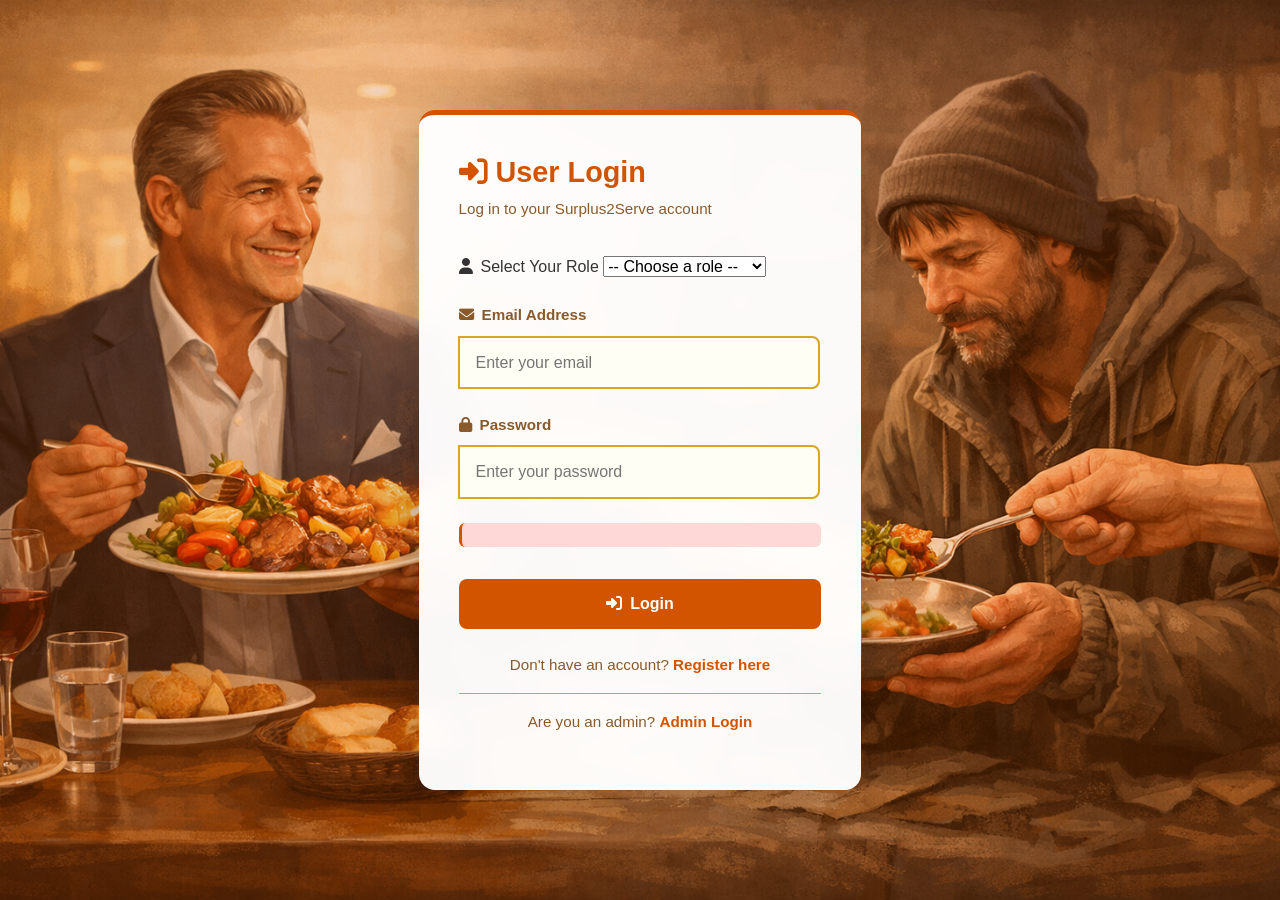
<file: notifications-center.html>
<!DOCTYPE html>
<html lang="en">
<head>
    <meta charset="UTF-8">
    <meta name="viewport" content="width=device-width, initial-scale=1.0">
    <title>Notifications - Surplus2Serve</title>
    <link href="https://cdn.jsdelivr.net/npm/bootstrap@5.3.2/dist/css/bootstrap.min.css" rel="stylesheet">
    <link rel="stylesheet" href="https://cdnjs.cloudflare.com/ajax/libs/font-awesome/6.4.0/css/all.min.css">
    <link rel="stylesheet" href="style.css">
    <style>
        .notifications-page {
            background: linear-gradient(135deg, rgba(59, 130, 246, 0.1) 0%, rgba(16, 185, 129, 0.1) 100%);
            min-height: 100vh;
            padding: 30px 0;
        }
        .notifications-header {
            background: white;
            padding: 2rem;
            border-radius: 12px;
            box-shadow: var(--shadow-md);
            margin-bottom: 2rem;
            display: flex;
            justify-content: space-between;
            align-items: center;
        }
        .notifications-title {
            font-size: 1.8rem;
            color: var(--text-primary);
            font-weight: bold;
            margin: 0;
        }
        .notification-filters {
            display: flex;
            gap: 0.5rem;
            flex-wrap: wrap;
        }
        .filter-btn {
            padding: 0.5rem 1rem;
            border: 2px solid var(--border-color);
            background: white;
            border-radius: 20px;
            cursor: pointer;
            transition: var(--transition);
            font-size: 0.9rem;
        }
        .filter-btn.active {
            background: var(--primary-color);
            color: white;
            border-color: var(--primary-color);
        }
        .filter-btn:hover {
            border-color: var(--primary-color);
        }
        .notifications-list {
            background: white;
            padding: 2rem;
            border-radius: 12px;
            box-shadow: var(--shadow-md);
        }
        .notification-type-badge {
            display: inline-block;
            padding: 0.25rem 0.75rem;
            border-radius: 20px;
            font-size: 0.8rem;
            font-weight: bold;
            margin-bottom: 0.5rem;
        }
        .badge-post {
            background: rgba(245, 158, 11, 0.2);
            color: #92400e;
        }
        .badge-acceptance {
            background: rgba(16, 185, 129, 0.2);
            color: #065f46;
        }
        .badge-registration {
            background: rgba(59, 130, 246, 0.2);
            color: #1e40af;
        }
        .badge-approval {
            background: rgba(168, 85, 247, 0.2);
            color: #581c87;
        }
        .empty-state {
            text-align: center;
            padding: 3rem;
            color: var(--text-secondary);
        }
        .empty-state-icon {
            font-size: 3rem;
            margin-bottom: 1rem;
            opacity: 0.5;
        }
    </style>
</head>
<body>
    <!-- Navigation -->
    <nav class="navbar navbar-expand-lg navbar-custom sticky-top">
        <div class="container-fluid px-4">
            <a class="navbar-brand" href="index.html">
                <i class="fas fa-handshake brand-icon"></i>
                <span class="brand-text">Surplus2Serve</span>
            </a>
            <button class="navbar-toggler" type="button" data-bs-toggle="collapse" data-bs-target="#navbarNav">
                <span class="navbar-toggler-icon"></span>
            </button>
            <div class="collapse navbar-collapse" id="navbarNav">
                <ul class="navbar-nav ms-auto">
                    <li class="nav-item">
                        <a class="nav-link" href="index.html">Home</a>
                    </li>
                    <li class="nav-item">
                        <a class="nav-link active" href="notifications.html">
                            <i class="fas fa-bell me-2"></i>Notifications
                            <span id="unreadBadge" class="notification-badge" style="display:none;"></span>
                        </a>
                    </li>
                    <li class="nav-item">
                        <a class="nav-link btn-login-nav" href="loginpage.html" onclick="logout()">Logout</a>
                    </li>
                </ul>
            </div>
        </div>
    </nav>

    <div class="notifications-page">
        <div class="container">
            <!-- Header -->
            <div class="notifications-header">
                <h1 class="notifications-title">
                    <i class="fas fa-bell me-2" style="color: var(--primary-color);"></i>Notifications
                </h1>
                <div class="notification-filters">
                    <button class="filter-btn active" onclick="filterNotifications('all')">All</button>
                    <button class="filter-btn" onclick="filterNotifications('post')">
                        <i class="fas fa-paste me-1"></i>Posts
                    </button>
                    <button class="filter-btn" onclick="filterNotifications('acceptance')">
                        <i class="fas fa-check-circle me-1"></i>Accepted
                    </button>
                    <button class="filter-btn" onclick="filterNotifications('registration')">
                        <i class="fas fa-user-plus me-1"></i>Registrations
                    </button>
                    <button class="filter-btn" onclick="filterNotifications('approval')">
                        <i class="fas fa-thumbs-up me-1"></i>Approvals
                    </button>
                </div>
            </div>

            <!-- Notifications List -->
            <div class="notifications-list">
                <div id="notificationsContainer">
                    <div class="empty-state">
                        <div class="empty-state-icon">
                            <i class="fas fa-inbox"></i>
                        </div>
                        <p>No notifications yet</p>
                        <small class="text-muted">When you start using the platform, you'll see notifications here</small>
                    </div>
                </div>
            </div>
        </div>
    </div>

    <!-- Footer -->
    <footer class="footer-section mt-5">
        <div class="container">
            <div class="footer-bottom">
                <p class="text-center mb-0">
                    &copy; 2024 Surplus2Serve. All rights reserved. | 
                    Made with <i class="fas fa-heart text-danger"></i> for a better world
                </p>
            </div>
        </div>
    </footer>

    <script src="https://cdn.jsdelivr.net/npm/bootstrap@5.3.2/dist/js/bootstrap.bundle.min.js"></script>
    <script src="notifications.js"></script>
    <script>
        // Load notifications on page load
        window.addEventListener('DOMContentLoaded', function() {
            const userEmail = localStorage.getItem('userEmail');
            const userRole = localStorage.getItem('userRole');
            
            if(!userEmail || !userRole) {
                window.location.href = 'loginpage.html';
                return;
            }

            displayNotifications(userEmail, userRole);
            updateUnreadCount(userEmail, userRole);
        });

        function filterNotifications(type) {
            // Update active filter button
            document.querySelectorAll('.filter-btn').forEach(btn => {
                btn.classList.remove('active');
            });
            event.target.classList.add('active');

            const userEmail = localStorage.getItem('userEmail');
            const userRole = localStorage.getItem('userRole');
            let userNotifications = notificationManager.getNotificationsForUser(userEmail, userRole);

            if(type !== 'all') {
                userNotifications = userNotifications.filter(n => n.type === type);
            }

            const container = document.getElementById('notificationsContainer');
            
            if(userNotifications.length === 0) {
                container.innerHTML = `
                    <div class="empty-state">
                        <div class="empty-state-icon">
                            <i class="fas fa-search"></i>
                        </div>
                        <p>No notifications of this type</p>
                    </div>
                `;
                return;
            }

            container.innerHTML = userNotifications.map(notif => `
                <div class="notification-item ${notif.read ? 'read' : 'unread'}" data-id="${notif.id}">
                    <div class="notification-type-badge badge-${notif.type}">
                        ${notif.type.toUpperCase()}
                    </div>
                    <div class="notification-header">
                        <h5 class="notification-title">${notif.title}</h5>
                        <span class="notification-time">${formatTime(notif.timestamp)}</span>
                    </div>
                    <p class="notification-message">${notif.message}</p>
                    ${notif.additionalData ? `
                        <div class="modal-additional-info">
                            ${Object.entries(notif.additionalData).map(([key, value]) => 
                                `<p><strong>${key}:</strong> ${value}</p>`
                            ).join('')}
                        </div>
                    ` : ''}
                    <div class="notification-actions">
                        <button class="btn btn-sm btn-outline-primary" onclick="markAsRead(${notif.id})">
                            ${notif.read ? '<i class="fas fa-check-double"></i> Read' : '<i class="fas fa-envelope-open"></i> Mark as Read'}
                        </button>
                        <button class="btn btn-sm btn-outline-danger" onclick="deleteNotification(${notif.id})">
                            <i class="fas fa-trash"></i> Delete
                        </button>
                    </div>
                </div>
            `).join('');
        }

        function updateUnreadCount(userEmail, userRole) {
            const unreadCount = notificationManager.getUnreadCount(userEmail, userRole);
            const badge = document.getElementById('unreadBadge');
            
            if(unreadCount > 0) {
                badge.textContent = unreadCount;
                badge.style.display = 'inline-block';
            } else {
                badge.style.display = 'none';
            }
        }

        function logout() {
            if(confirm('Are you sure you want to logout?')) {
                localStorage.removeItem('userEmail');
                localStorage.removeItem('userRole');
                localStorage.removeItem('donorLoggedIn');
                localStorage.removeItem('ngoLoggedIn');
                window.location.href = 'index.html';
            }
        }
    </script>
</body>
</html>
</file>
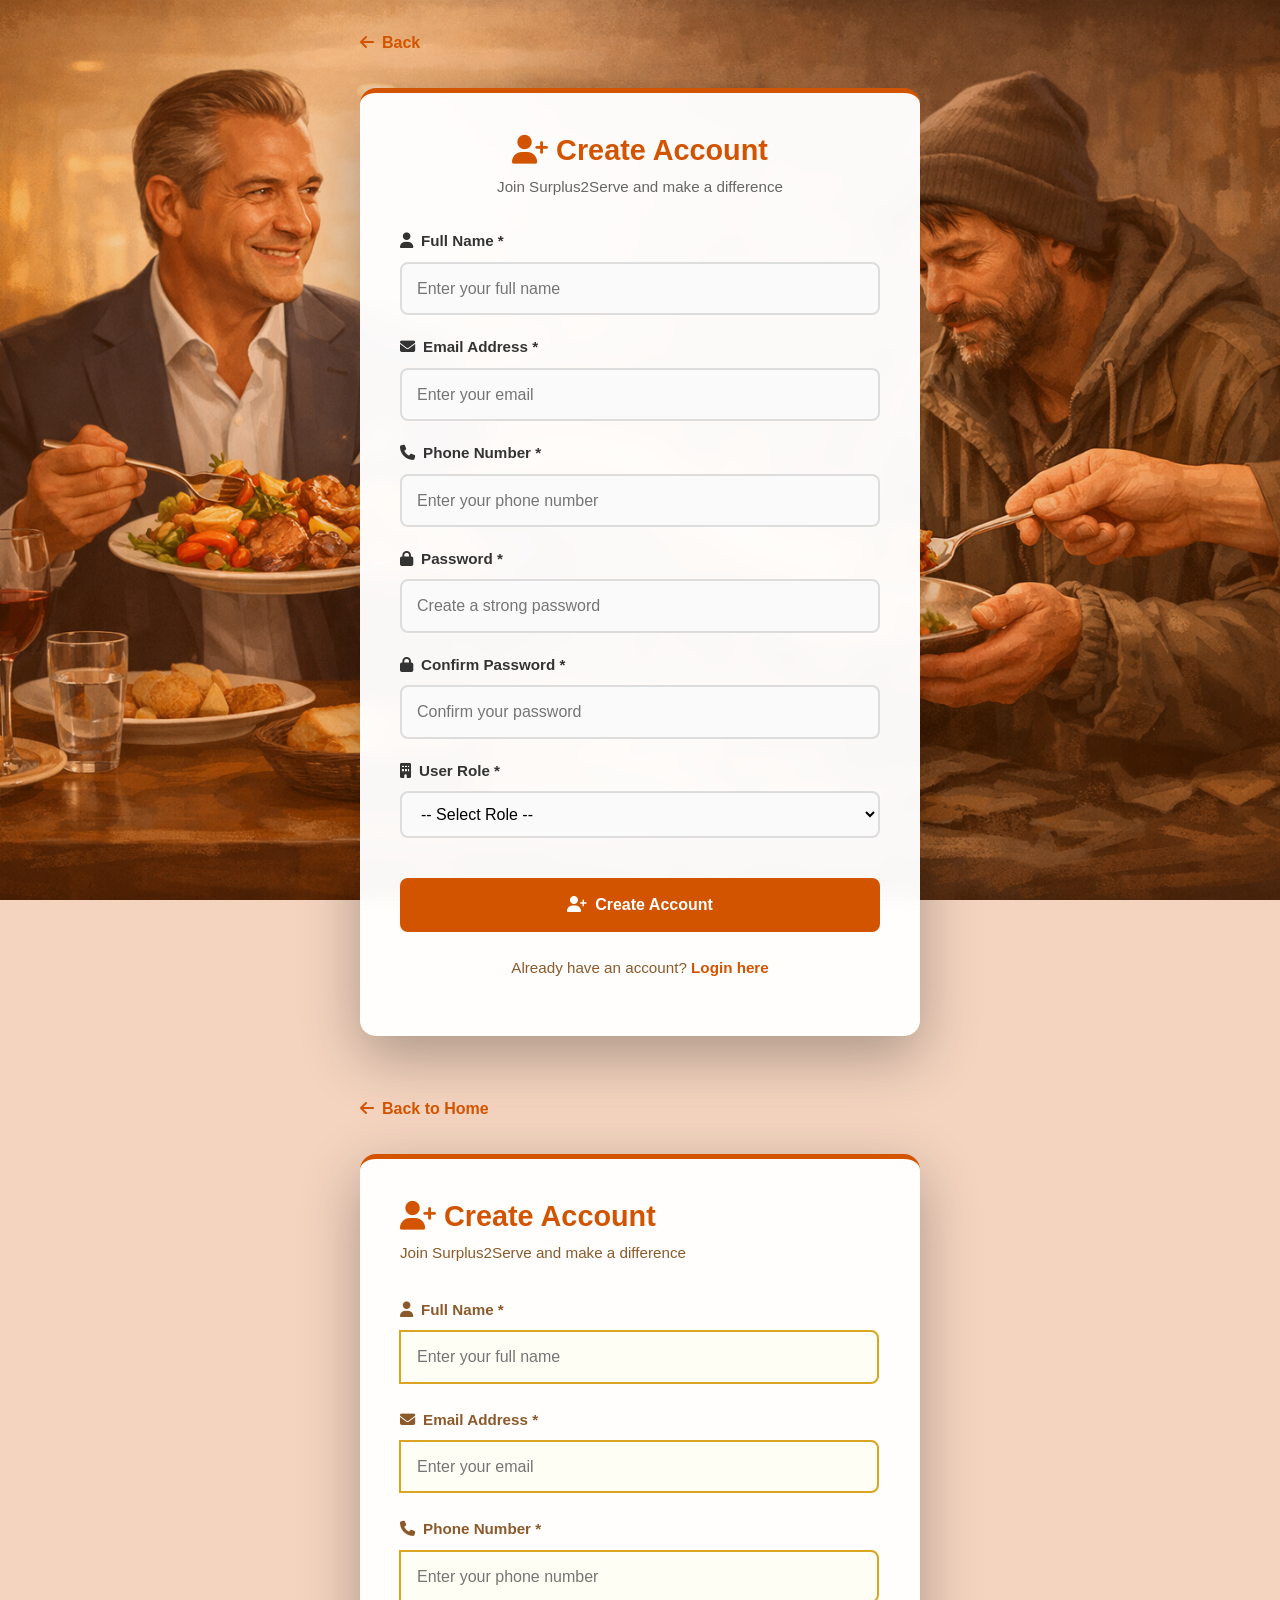
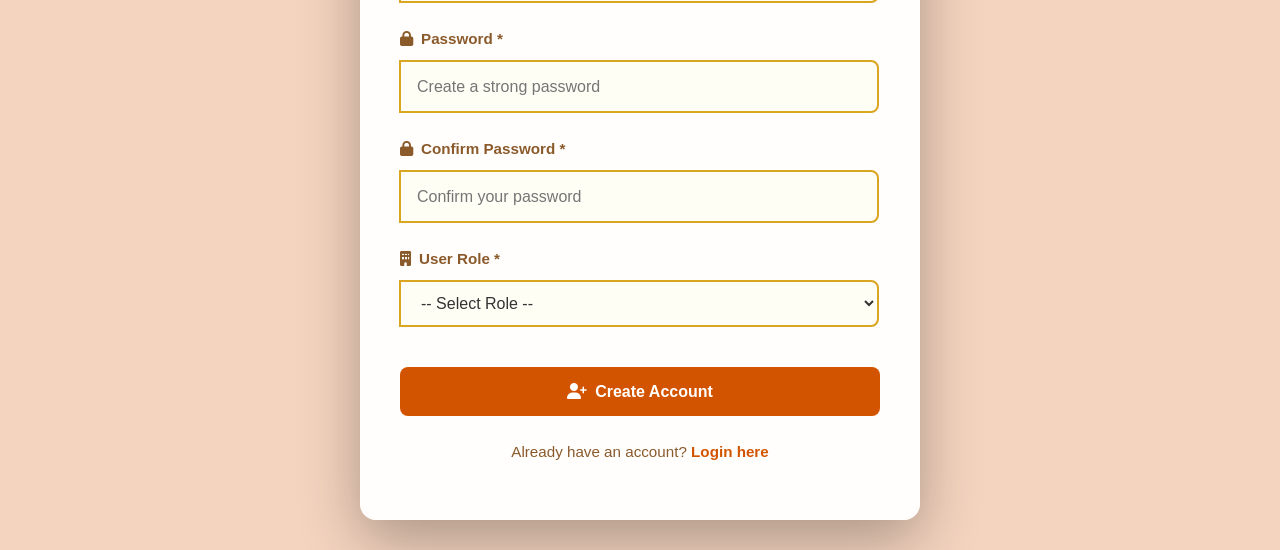
<file: registerpage.html>
<!DOCTYPE html>
<html lang="en">
<!DOCTYPE html>
<html lang="en">
<head>
    <meta charset="UTF-8">
    <meta name="viewport" content="width=device-width, initial-scale=1.0">
    <title>Register - Surplus2Serve</title>
    <link href="https://cdn.jsdelivr.net/npm/bootstrap@5.3.2/dist/css/bootstrap.min.css" rel="stylesheet">
    <link rel="stylesheet" href="https://cdnjs.cloudflare.com/ajax/libs/font-awesome/6.4.0/css/all.min.css">
    <link rel="stylesheet" href="style.css">
    <style>
        * {
            margin: 0;
            padding: 0;
            box-sizing: border-box;
        }

        body {
            font-family: 'Segoe UI', Tahoma, Geneva, Verdana, sans-serif;
        }

        .register-page {
            background: linear-gradient(135deg, #d35400 0%, #f39c12 100%);
            min-height: 100vh;
            display: flex;
            align-items: center;
            justify-content: center;
            padding: 20px;
            position: relative;
        }

        .register-page::before {
            content: '';
            position: absolute;
            top: 0;
            left: 0;
            right: 0;
            bottom: 0;
            background: rgba(0, 0, 0, 0.3);
            z-index: 0;
        }

        .register-container {
            width: 100%;
            max-width: 600px;
            position: relative;
            z-index: 2;
        }

        .register-card {
            background: white;
            border-radius: 15px;
            box-shadow: 0 15px 35px rgba(0, 0, 0, 0.2);
            padding: 40px;
            border-top: 5px solid #d35400;
        }

        .register-header {
            text-align: center;
            margin-bottom: 30px;
        }

        .register-header h2 {
            color: #d35400;
            font-size: 2rem;
            font-weight: 700;
            margin-bottom: 10px;
        }

        .register-header p {
            color: #666;
            font-size: 0.95rem;
        }

        .back-link {
            display: inline-flex;
            align-items: center;
            color: #d35400;
            text-decoration: none;
            font-weight: 600;
            margin-bottom: 20px;
            transition: all 0.3s ease;
        }

        .back-link:hover {
            color: #c44600;
            transform: translateX(-5px);
        }

        .form-group {
            margin-bottom: 20px;
        }

        .form-group label {
            display: block;
            color: #333;
            font-weight: 600;
            margin-bottom: 8px;
            font-size: 0.95rem;
        }

        .form-group input,
        .form-group select,
        .form-group textarea {
            width: 100%;
            padding: 12px 15px;
            border: 2px solid #ddd;
            border-radius: 8px;
            font-size: 1rem;
            font-family: inherit;
            transition: all 0.3s ease;
            background-color: #fafafa;
        }

        .form-group input:focus,
        .form-group select:focus,
        .form-group textarea:focus {
            outline: none;
            border-color: #d35400;
            background-color: white;
            box-shadow: 0 0 8px rgba(211, 84, 0, 0.2);
        }

        .form-group textarea {
            resize: vertical;
            min-height: 80px;
        }

        .hidden {
            display: none !important;
        }

        .error-message {
            display: none;
            background-color: #fee;
            color: #c00;
            padding: 12px 15px;
            border-radius: 8px;
            margin-bottom: 20px;
            border-left: 4px solid #d35400;
            font-size: 0.95rem;
        }

        .error-message.show {
            display: block;
        }

        .role-section-title {
            color: #d35400;
            font-weight: 700;
            font-size: 1.05rem;
            margin-top: 25px;
            margin-bottom: 15px;
            padding-bottom: 10px;
            border-bottom: 2px solid #f39c12;
        }

        .btn-register {
            width: 100%;
            padding: 14px;
            background-color: #d35400;
            color: white;
            border: none;
            border-radius: 8px;
            font-weight: 600;
            font-size: 1rem;
            cursor: pointer;
            transition: all 0.3s ease;
            margin-top: 20px;
        }

        .btn-register:hover {
            background-color: #c44600;
            transform: translateY(-2px);
            box-shadow: 0 8px 20px rgba(211, 84, 0, 0.3);
        }

        .btn-register:active {
            transform: translateY(0);
        }

        .login-link {
            text-align: center;
            margin-top: 20px;
            color: #666;
            font-size: 0.95rem;
        }

        .login-link a {
            color: #d35400;
            font-weight: 600;
            text-decoration: none;
        }

        .login-link a:hover {
            text-decoration: underline;
        }

        @media (max-width: 768px) {
            .register-card {
                padding: 25px;
            }

            .register-header h2 {
                font-size: 1.5rem;
            }

            .form-group input,
            .form-group select,
            .form-group textarea {
                font-size: 16px;
            }
        }

        @media (max-width: 480px) {
            .register-page {
                padding: 10px;
            }

            .register-card {
                padding: 20px;
            }

            .register-header h2 {
                font-size: 1.3rem;
            }
        }
    </style>
</head>
<body>

<div class="register-page">
    <div class="register-container">
        <a href="index.html" class="back-link">
            <i class="fas fa-arrow-left me-2"></i>Back
        </a>

        <div class="register-card">
            <div class="register-header">
                <h2><i class="fas fa-user-plus me-2"></i>Create Account</h2>
                <p>Join Surplus2Serve and make a difference</p>
            </div>

            <div id="errorMessage" class="error-message"></div>

            <form id="registerForm" novalidate>

                <div class="form-group">
                    <label for="fullName"><i class="fas fa-user me-2"></i>Full Name *</label>
                    <input type="text" id="fullName" name="fullName" placeholder="Enter your full name">
                </div>

                <div class="form-group">
                    <label for="email"><i class="fas fa-envelope me-2"></i>Email Address *</label>
                    <input type="email" id="email" name="email" placeholder="Enter your email">
                </div>

                <div class="form-group">
                    <label for="phone"><i class="fas fa-phone me-2"></i>Phone Number *</label>
                    <input type="tel" id="phone" name="phone" placeholder="Enter your phone number">
                </div>

                <div class="form-group">
                    <label for="password"><i class="fas fa-lock me-2"></i>Password *</label>
                    <input type="password" id="password" name="password" placeholder="Create a strong password">
                </div>

                <div class="form-group">
                    <label for="confirmPassword"><i class="fas fa-lock me-2"></i>Confirm Password *</label>
                    <input type="password" id="confirmPassword" name="confirmPassword" placeholder="Confirm your password">
                </div>

                <div class="form-group">
                    <label for="role"><i class="fas fa-building me-2"></i>User Role *</label>
                    <select id="role" name="role">
                        <option value="">-- Select Role --</option>
                        <option value="donor">Donor / Business</option>
                        <option value="ngo">NGO / Organization</option>
                    </select>
                </div>

                <div id="donorFields" class="hidden">
                    <h5 class="role-section-title">Business Information</h5>
                    
                    <div class="form-group">
                        <label for="organization"><i class="fas fa-building me-2"></i>Organization Name (Optional)</label>
                        <input type="text" id="organization" name="organization" placeholder="Your business/organization name">
                    </div>

                    <div class="form-group">
                        <label for="donorAddress"><i class="fas fa-map-pin me-2"></i>Full Address *</label>
                        <textarea id="donorAddress" name="donorAddress" placeholder="Enter your full business address"></textarea>
                    </div>

                    <div class="form-group">
                        <label for="donorCity"><i class="fas fa-city me-2"></i>City *</label>
                        <input type="text" id="donorCity" name="donorCity" placeholder="Enter city">
                    </div>

                    <div class="form-group">
                        <label for="donorPincode"><i class="fas fa-mailbox me-2"></i>Postal Code *</label>
                        <input type="text" id="donorPincode" name="donorPincode" placeholder="Enter postal/zip code">
                    </div>
                </div>

                <div id="ngoFields" class="hidden">
                    <h5 class="role-section-title">Organization Details</h5>
                    
                    <div class="form-group">
                        <label for="ngoName"><i class="fas fa-building me-2"></i>NGO Name *</label>
                        <input type="text" id="ngoName" name="ngoName" placeholder="Enter your organization name">
                    </div>

                    <div class="form-group">
                        <label for="ngoRegistration"><i class="fas fa-file-alt me-2"></i>Registration Number *</label>
                        <input type="text" id="ngoRegistration" name="ngoRegistration" placeholder="Enter NGO/Charity registration number">
                    </div>

                    <div class="form-group">
                        <label for="ngoDescription"><i class="fas fa-info-circle me-2"></i>About Your Organization *</label>
                        <textarea id="ngoDescription" name="ngoDescription" placeholder="Brief description of your organization and mission"></textarea>
                    </div>

                    <div class="form-group">
                        <label for="ngoAddress"><i class="fas fa-map-pin me-2"></i>Full Address *</label>
                        <textarea id="ngoAddress" name="ngoAddress" placeholder="Enter organization address"></textarea>
                    </div>

                    <div class="form-group">
                        <label for="ngoCity"><i class="fas fa-city me-2"></i>City *</label>
                        <input type="text" id="ngoCity" name="ngoCity" placeholder="Enter city">
                    </div>

                    <div class="form-group">
                        <label for="ngoPincode"><i class="fas fa-mailbox me-2"></i>Postal Code *</label>
                        <input type="text" id="ngoPincode" name="ngoPincode" placeholder="Enter postal/zip code">
                    </div>

                    <div class="form-group">
                        <label for="beneficiaries"><i class="fas fa-users me-2"></i>Target Beneficiaries *</label>
                        <select id="beneficiaries" name="beneficiaries">
                            <option value="">-- Select Target Group --</option>
                            <option value="children">Children</option>
                            <option value="elderly">Elderly</option>
                            <option value="homeless">Homeless</option>
                            <option value="disabled">Disabled Persons</option>
                            <option value="mixed">Mixed/General Public</option>
                        </select>
                    </div>
                </div>

                <button type="submit" class="btn-register">
                    <i class="fas fa-user-plus me-2"></i>Create Account
                </button>

                <p class="login-link">
                    Already have an account?
                    <a href="loginpage.html">Login here</a>
                </p>
            </form>
        </div>
    </div>
</div>

<script src="https://cdn.jsdelivr.net/npm/bootstrap@5.3.2/dist/js/bootstrap.bundle.min.js"></script>
<script src="notifications.js"></script>
<script src="registerpage.js"></script>

</body>
</html>
    <style>
        .register-page {
            background-image: url('bglogin.png');
            background-size: cover;
            background-position: center;
            background-attachment: fixed;
            background-repeat: no-repeat;
            min-height: 100vh;
            padding: 30px 0;
            position: relative;
        }
        .register-page::before {
            content: '';
            position: absolute;
            top: 0;
            left: 0;
            right: 0;
            bottom: 0;
            background: rgba(211, 84, 0, 0.25);
            z-index: 1;
        }
        .register-container {
            max-width: 600px;
            margin: 0 auto;
            padding: 0 20px;
            position: relative;
            z-index: 2;
        }
        .register-card {
            background: rgba(255, 255, 255, 0.97);
            padding: 2.5rem;
            border-radius: 16px;
            box-shadow: 0 20px 60px rgba(0, 0, 0, 0.3);
            border-top: 5px solid #d35400;
            backdrop-filter: blur(10px);
        }
        .register-card h2 {
            color: #d35400;
            margin-bottom: 0.5rem;
            font-size: 1.8rem;
            font-weight: 700;
        }
        .subtitle {
            color: #8b5a2b;
            margin-bottom: 2rem;
            font-size: 0.95rem;
        }
        .input-group {
            margin-bottom: 1.5rem;
        }
        .input-group label {
            display: block;
            color: #8b5a2b;
            font-weight: 600;
            margin-bottom: 0.5rem;
            font-size: 0.95rem;
        }
        .input-group input,
        .input-group select,
        .input-group textarea {
            width: 100%;
            padding: 0.75rem 1rem;
            border: 2px solid #daa520;
            border-radius: 8px;
            font-size: 1rem;
            font-family: inherit;
            transition: var(--transition);
            background-color: #fffef5;
            color: #333;
        }
        .input-group input:focus,
        .input-group select:focus,
        .input-group textarea:focus {
            outline: none;
            border-color: #d35400;
            box-shadow: 0 0 0 0.3rem rgba(211, 84, 0, 0.15);
            background-color: #ffffff;
        }
        .hidden {
            display: none;
        }
        .error-message {
            color: #c44600;
            font-size: 0.9rem;
            margin-bottom: 1rem;
            text-align: center;
            background-color: #fed7d7;
            padding: 0.75rem;
            border-radius: 6px;
            border-left: 3px solid #d35400;
        }
        .register-btn {
            width: 100%;
            padding: 0.75rem 1rem;
            background-color: #d35400;
            color: white;
            border: none;
            border-radius: 8px;
            font-weight: 600;
            font-size: 1rem;
            cursor: pointer;
            transition: var(--transition);
            margin-top: 1rem;
        }
        .register-btn:hover {
            background-color: #c44600;
            transform: translateY(-2px);
            box-shadow: 0 8px 20px rgba(211, 84, 0, 0.4);
        }
        .login-link {
            text-align: center;
            margin-top: 1.5rem;
            color: #8b5a2b;
            font-size: 0.95rem;
        }
        .login-link a {
            color: #d35400;
            font-weight: 600;
            text-decoration: none;
        }
        .login-link a:hover {
            text-decoration: underline;
            color: #c44600;
        }
        .back-link {
            display: inline-block;
            margin-bottom: 2rem;
            color: #d35400;
            text-decoration: none;
            font-weight: 600;
            transition: var(--transition);
        }
        .back-link:hover {
            transform: translateX(-3px);
            color: #c44600;
        }
        .role-section-title {
            color: #d35400;
            font-weight: 700;
            margin-top: 2rem;
            margin-bottom: 1.5rem;
            padding-bottom: 1rem;
            border-bottom: 2px solid #daa520;
        }
    </style>
</head>
<body>

<div class="register-page">
    <div class="register-container">
        <a href="index.html" class="back-link">
            <i class="fas fa-arrow-left me-2"></i>Back to Home
        </a>
        <div class="register-card">
            <h2><i class="fas fa-user-plus me-2" style="color: #d35400;"></i>Create Account</h2>
            <p class="subtitle">Join Surplus2Serve and make a difference</p>

            <form id="registerForm">

                <!-- General Fields -->
                <div class="input-group">
                    <label><i class="fas fa-user me-2"></i>Full Name *</label>
                    <input type="text" id="fullName" placeholder="Enter your full name" required>
                </div>

                <div class="input-group">
                    <label><i class="fas fa-envelope me-2"></i>Email Address *</label>
                    <input type="email" id="email" placeholder="Enter your email" required>
                </div>

                <div class="input-group">
                    <label><i class="fas fa-phone me-2"></i>Phone Number *</label>
                    <input type="tel" id="phone" placeholder="Enter your phone number" required>
                </div>

                <div class="input-group">
                    <label><i class="fas fa-lock me-2"></i>Password *</label>
                    <input type="password" id="password" placeholder="Create a strong password" required>
                </div>

                <div class="input-group">
                    <label><i class="fas fa-lock me-2"></i>Confirm Password *</label>
                    <input type="password" id="confirmPassword" placeholder="Confirm your password" required>
                </div>

                <div class="input-group">
                    <label><i class="fas fa-building me-2"></i>User Role *</label>
                    <select id="role" required onchange="toggleRoleFields()">
                        <option value="">-- Select Role --</option>
                        <option value="donor">Donor / Business</option>
                        <option value="ngo">NGO / Organization</option>
                    </select>
                </div>

                <p id="errorMessage" class="error-message"></p>

                <!-- Donor Fields -->
                <div id="donorFields" class="hidden">
                    <h5 class="role-section-title">Business Information</h5>
                    <div class="input-group">
                        <label><i class="fas fa-building me-2"></i>Organization Name (Optional)</label>
                        <input type="text" id="organization" placeholder="Your business/organization name">
                    </div>
                    <div class="input-group">
                        <label><i class="fas fa-map-pin me-2"></i>Full Address *</label>
                        <textarea id="donorAddress" placeholder="Enter your full business address" rows="3"></textarea>
                    </div>
                    <div class="input-group">
                        <label><i class="fas fa-city me-2"></i>City *</label>
                        <input type="text" id="donorCity" placeholder="Enter city" required>
                    </div>
                    <div class="input-group">
                        <label><i class="fas fa-mailbox me-2"></i>Postal Code *</label>
                        <input type="text" id="donorPincode" placeholder="Enter postal/zip code" required>
                    </div>
                </div>

                <!-- NGO Fields -->
                <div id="ngoFields" class="hidden">
                    <h5 class="role-section-title">Organization Details</h5>
                    <div class="input-group">
                        <label><i class="fas fa-building me-2"></i>NGO Name *</label>
                        <input type="text" id="ngoName" placeholder="Enter your organization name" required>
                    </div>
                    <div class="input-group">
                        <label><i class="fas fa-file-alt me-2"></i>Registration Number *</label>
                        <input type="text" id="ngoRegistration" placeholder="Enter NGO/Charity registration number" required>
                    </div>
                    <div class="input-group">
                        <label><i class="fas fa-info-circle me-2"></i>About Your Organization *</label>
                        <textarea id="ngoDescription" placeholder="Brief description of your organization and mission" rows="3" required></textarea>
                    </div>
                    <div class="input-group">
                        <label><i class="fas fa-map-pin me-2"></i>Full Address *</label>
                        <textarea id="ngoAddress" placeholder="Enter organization address" rows="3" required></textarea>
                    </div>
                    <div class="input-group">
                        <label><i class="fas fa-city me-2"></i>City *</label>
                        <input type="text" id="ngoCity" placeholder="Enter city" required>
                    </div>
                    <div class="input-group">
                        <label><i class="fas fa-mailbox me-2"></i>Postal Code *</label>
                        <input type="text" id="ngoPincode" placeholder="Enter postal/zip code" required>
                    </div>
                    <div class="input-group">
                        <label><i class="fas fa-users me-2"></i>Target Beneficiaries *</label>
                        <select id="beneficiaries" required>
                            <option value="">-- Select Target Group --</option>
                            <option value="children">Children</option>
                            <option value="elderly">Elderly</option>
                            <option value="homeless">Homeless</option>
                            <option value="disabled">Disabled Persons</option>
                            <option value="mixed">Mixed/General Public</option>
                        </select>
                    </div>
                </div>

                <!-- Register Button -->
                <button type="submit" class="register-btn">
                    <i class="fas fa-user-plus me-2"></i>Create Account
                </button>

                <!-- Login Link -->
                <p class="login-link">
                    Already have an account?
                    <a href="loginpage.html">Login here</a>
                </p>

            </form>
        </div>
    </div>
</div>

<script src="https://cdn.jsdelivr.net/npm/bootstrap@5.3.2/dist/js/bootstrap.bundle.min.js"></script>
<script>
function toggleRoleFields() {
    const role = document.getElementById('role').value;
    const donorFields = document.getElementById('donorFields');
    const ngoFields = document.getElementById('ngoFields');
    
    donorFields.classList.add('hidden');
    ngoFields.classList.add('hidden');
    
    if (role === 'donor') {
        donorFields.classList.remove('hidden');
    } else if (role === 'ngo') {
        ngoFields.classList.remove('hidden');
    }
}
</script>
<script src="notifications.js"></script>
<script src="registerpage.js"></script>
</body>
</file>
<file: style.css>
/* ============================================
   SURPLUS2SERVE - RESPONSIVE CSS THEME
   Color Scheme: Warm Food Theme (Orange & Gold)
   =========================================== */

:root {
    --primary-color: #d35400;
    --primary-dark: #c44600;
    --primary-light: #f5a623;
    --success-color: #d35400;
    --success-dark: #c44600;
    --success-light: #f5a623;
    --danger-color: #e74c3c;
    --warning-color: #f39c12;
    --info-color: #d35400;
    --light-bg: #fffef5;
    --dark-bg: #5d3a1a;
    --text-primary: #333333;
    --text-secondary: #8b5a2b;
    --border-color: #daa520;
    --shadow-sm: 0 1px 2px rgba(0, 0, 0, 0.05);
    --shadow-md: 0 4px 6px rgba(0, 0, 0, 0.1);
    --shadow-lg: 0 10px 25px rgba(0, 0, 0, 0.15);
    --transition: all 0.3s ease;
}

/* ============================================
   GLOBAL STYLES
   ============================================ */

* {
    margin: 0;
    padding: 0;
    box-sizing: border-box;
}

html {
    scroll-behavior: smooth;
}

body {
    font-family: 'Segoe UI', Tahoma, Geneva, Verdana, sans-serif;
    color: var(--text-primary);
    line-height: 1.6;
    background-color: #ffffff;
}

/* ============================================
   TYPOGRAPHY
   ============================================ */

h1, h2, h3, h4, h5, h6 {
    font-weight: 700;
    line-height: 1.2;
}

h1 { font-size: 2.5rem; }
h2 { font-size: 2rem; }
h3 { font-size: 1.75rem; }
h4 { font-size: 1.5rem; }
h5 { font-size: 1.25rem; }
h6 { font-size: 1rem; }

p {
    color: var(--text-secondary);
}

a {
    color: var(--primary-color);
    text-decoration: none;
    transition: var(--transition);
}

a:hover {
    color: var(--primary-dark);
}

/* ============================================
   NAVIGATION BAR
   ============================================ */

.navbar-custom {
    background: linear-gradient(135deg, var(--primary-color) 0%, var(--primary-dark) 100%);
    box-shadow: var(--shadow-md);
    padding: 1rem 0;
}

.navbar-custom .navbar-brand {
    display: flex;
    align-items: center;
    gap: 0.8rem;
    font-size: 1.5rem;
    font-weight: 700;
    color: white !important;
    transition: var(--transition);
}

.navbar-custom .navbar-brand:hover {
    transform: translateY(-2px);
}

.brand-icon {
    font-size: 2rem;
    color: var(--success-light);
}

.brand-text {
    background: linear-gradient(135deg, white 0%, #e0e7ff 100%);
    -webkit-background-clip: text;
    -webkit-text-fill-color: transparent;
    background-clip: text;
}

.navbar-custom .nav-link {
    color: rgba(255, 255, 255, 0.9) !important;
    font-weight: 500;
    margin-left: 1.5rem;
    position: relative;
    transition: var(--transition);
}

.navbar-custom .nav-link:hover {
    color: white !important;
}

.navbar-custom .nav-link::after {
    content: '';
    position: absolute;
    bottom: -5px;
    left: 0;
    width: 0;
    height: 2px;
    background: var(--success-light);
    transition: var(--transition);
}

.navbar-custom .nav-link:hover::after {
    width: 100%;
}

.btn-login-nav {
    background-color: var(--success-color) !important;
    color: white !important;
    padding: 0.5rem 1rem !important;
    border-radius: 5px;
    margin-left: 1rem !important;
}

.btn-login-nav:hover {
    background-color: var(--success-dark) !important;
    transform: translateY(-2px);
    box-shadow: var(--shadow-md);
}

/* ============================================
   HERO SECTION
   ============================================ */

.hero-section {
    background: linear-gradient(135deg, #d35400 0%, #e67e22 25%, #27ae60 50%, #16a085 75%, #d35400 100%);
    background-size: 400% 400%;
    animation: gradientShift 15s ease infinite;
    padding: 80px 0;
    min-height: 600px;
    display: flex;
    align-items: center;
    position: relative;
    overflow: hidden;
}

.hero-section::before {
    content: '';
    position: absolute;
    top: 0;
    left: 0;
    right: 0;
    bottom: 0;
    background: 
        radial-gradient(circle at 20% 50%, rgba(255, 255, 255, 0.1) 0%, transparent 50%),
        radial-gradient(circle at 80% 80%, rgba(255, 255, 255, 0.08) 0%, transparent 50%);
    pointer-events: none;
}

.hero-section::after {
    content: '';
    position: absolute;
    top: 0;
    left: 0;
    right: 0;
    bottom: 0;
    background: url('data:image/svg+xml,<svg width="100" height="100" xmlns="http://www.w3.org/2000/svg"><defs><pattern id="dots" patternUnits="userSpaceOnUse" width="20" height="20"><circle cx="10" cy="10" r="2" fill="rgba(255,255,255,0.05)"/></pattern></defs><rect width="100" height="100" fill="url(%23dots)"/></svg>');
    pointer-events: none;
}

.hero-content {
    position: relative;
    z-index: 1;
    width: 100%;
}

@keyframes gradientShift {
    0% { background-position: 0% 50%; }
    50% { background-position: 100% 50%; }
    100% { background-position: 0% 50%; }
}

.hero-text h1 {
    font-size: 3rem;
    color: white;
    margin-bottom: 1.5rem;
    line-height: 1.1;
    text-shadow: 2px 2px 4px rgba(0, 0, 0, 0.2);
}

.hero-text .text-primary {
    background: linear-gradient(135deg, #ffffff 0%, #f0f0f0 100%);
    -webkit-background-clip: text;
    -webkit-text-fill-color: transparent;
    background-clip: text;
    text-shadow: none;
}

.hero-text .lead {
    font-size: 1.25rem;
    color: white;
    margin-bottom: 2rem;
    line-height: 1.8;
    text-shadow: 1px 1px 3px rgba(0, 0, 0, 0.2);
}

.cta-buttons {
    display: flex;
    gap: 1rem;
    flex-wrap: wrap;
}

.cta-buttons .btn {
    padding: 0.75rem 2rem;
    font-weight: 600;
    border-radius: 8px;
    transition: var(--transition);
    border: none;
    box-shadow: 0 4px 15px rgba(0, 0, 0, 0.2);
}

.cta-buttons .btn-primary {
    background-color: white;
    color: var(--primary-color);
}

.cta-buttons .btn-primary:hover {
    background-color: #f0f0f0;
    transform: translateY(-3px);
    box-shadow: 0 6px 20px rgba(0, 0, 0, 0.25);
}

.cta-buttons .btn-success {
    background-color: white;
    color: var(--success-color);
}

.cta-buttons .btn-success:hover {
    background-color: #f0f0f0;
    transform: translateY(-3px);
    box-shadow: 0 6px 20px rgba(0, 0, 0, 0.25);
}

.hero-image-box {
    display: flex;
    justify-content: center;
    align-items: center;
    gap: 2rem;
    font-size: 4rem;
}

.hero-logo {
    max-width: 320px;
    width: 320px;
    height: 320px;
    padding: 20px;
    border-radius: 50%;
    background: rgba(255, 255, 255, 0.95);
    border: 3px solid #d35400;
    box-shadow: 0 10px 40px rgba(0, 0, 0, 0.25), 0 0 0 1px rgba(211, 84, 0, 0.1);
    object-fit: contain;
    animation: float 3s ease-in-out infinite;
    filter: drop-shadow(0 4px 15px rgba(0, 0, 0, 0.2));
}

@keyframes float {
    0%, 100% { transform: translateY(0px); }
    50% { transform: translateY(-20px); }
}

/* ============================================
   SECTIONS & SPACING
   ============================================ */

.section-padding {
    padding: 80px 0;
}

.section-header {
    margin-bottom: 3rem;
}

.section-title {
    font-size: 2.5rem;
    color: var(--text-primary);
    margin-bottom: 1rem;
    font-weight: 700;
}

.section-divider {
    width: 80px;
    height: 4px;
    background: linear-gradient(90deg, var(--primary-color) 0%, var(--success-color) 100%);
    margin: 1rem auto;
    border-radius: 2px;
}

.section-subtitle {
    color: var(--text-secondary);
    font-size: 1.1rem;
    margin-top: 1rem;
}

/* ============================================
   ABOUT CARDS
   ============================================ */

.about-card {
    background: white;
    padding: 2rem;
    border-radius: 10px;
    box-shadow: var(--shadow-md);
    transition: var(--transition);
    border-left: 4px solid var(--primary-color);
}

.about-card:hover {
    transform: translateY(-5px);
    box-shadow: var(--shadow-lg);
}

.about-icon {
    font-size: 3rem;
    color: var(--primary-color);
    margin-bottom: 1rem;
    animation: pulse 2s infinite;
}

.about-card h4 {
    color: var(--text-primary);
    margin-bottom: 1rem;
}

@keyframes pulse {
    0%, 100% { opacity: 1; }
    50% { opacity: 0.7; }
}

/* ============================================
   IMPACT CARDS
   ============================================ */

.impact-card {
    background: linear-gradient(135deg, var(--light-bg) 0%, white 100%);
    padding: 2rem;
    border-radius: 10px;
    border: 2px solid var(--border-color);
    transition: var(--transition);
}

.impact-card:hover {
    border-color: var(--primary-color);
    box-shadow: var(--shadow-lg);
    transform: scale(1.05);
}

.impact-card h3 {
    font-size: 2.5rem;
    margin-bottom: 0.5rem;
}

/* ============================================
   PROCESS CARDS
   ============================================ */

.process-card {
    background: white;
    padding: 2rem;
    border-radius: 10px;
    box-shadow: var(--shadow-md);
    transition: var(--transition);
    text-align: center;
    border-top: 4px solid var(--primary-color);
    position: relative;
}

.process-card:hover {
    transform: translateY(-10px);
    box-shadow: var(--shadow-lg);
}

.process-card-ngo {
    border-top-color: var(--success-color);
}

.process-number {
    display: inline-flex;
    align-items: center;
    justify-content: center;
    width: 50px;
    height: 50px;
    background: linear-gradient(135deg, var(--primary-color) 0%, var(--primary-light) 100%);
    color: white;
    border-radius: 50%;
    font-weight: 700;
    font-size: 1.5rem;
    margin-bottom: 1rem;
}

.process-card-ngo .process-number {
    background: linear-gradient(135deg, var(--success-color) 0%, var(--success-light) 100%);
}

.process-icon {
    font-size: 2.5rem;
    color: var(--primary-color);
    margin-top: 1rem;
    opacity: 0.5;
}

.process-card-ngo .process-icon {
    color: var(--success-color);
}

.process-card h5 {
    color: var(--text-primary);
    margin-bottom: 1rem;
    font-size: 1.1rem;
}

.process-card p {
    font-size: 0.95rem;
    line-height: 1.5;
}

/* ============================================
   CONTACT CARDS
   ============================================ */

.contact-card {
    background: white;
    padding: 2rem;
    border-radius: 10px;
    box-shadow: var(--shadow-md);
    transition: var(--transition);
    text-align: center;
    border: 2px solid var(--border-color);
}

.contact-card:hover {
    border-color: var(--primary-color);
    box-shadow: var(--shadow-lg);
    transform: translateY(-5px);
}

.contact-icon {
    font-size: 2.5rem;
    color: var(--primary-color);
    margin-bottom: 1rem;
}

.contact-card h5 {
    color: var(--text-primary);
    margin-bottom: 1rem;
}

.contact-form-section {
    background: white;
    padding: 2rem;
    border-radius: 10px;
    box-shadow: var(--shadow-md);
}

.contact-form-section .form-control {
    border: 2px solid var(--border-color);
    border-radius: 8px;
    padding: 0.75rem;
    transition: var(--transition);
}

.contact-form-section .form-control:focus {
    border-color: var(--primary-color);
    box-shadow: 0 0 0 0.2rem rgba(59, 130, 246, 0.1);
}

.contact-form-section textarea {
    resize: vertical;
}

/* ============================================
   BUTTONS
   ============================================ */

.btn {
    border-radius: 8px;
    font-weight: 600;
    transition: var(--transition);
    border: none;
}

.btn-primary {
    background-color: var(--primary-color);
    color: white;
}

.btn-primary:hover {
    background-color: var(--primary-dark);
    transform: translateY(-2px);
    box-shadow: var(--shadow-md);
    color: white;
}

.btn-success {
    background-color: var(--success-color);
    color: white;
}

.btn-success:hover {
    background-color: var(--success-dark);
    transform: translateY(-2px);
    box-shadow: var(--shadow-md);
    color: white;
}

.btn-dark {
    background-color: var(--dark-bg);
    color: white;
}

.btn-dark:hover {
    background-color: #0f172a;
    transform: translateY(-2px);
    box-shadow: var(--shadow-md);
    color: white;
}

.btn-outline-primary {
    color: var(--primary-color);
    border: 2px solid var(--primary-color);
}

.btn-outline-primary:hover {
    background-color: var(--primary-color);
    color: white;
}

/* ============================================
   FOOTER
   ============================================ */

.footer-section {
    background: linear-gradient(135deg, var(--dark-bg) 0%, #0f172a 100%);
    color: rgba(255, 255, 255, 0.9);
    padding: 50px 0 20px;
    margin-top: 80px;
}

.footer-title {
    color: white;
    font-weight: 700;
    margin-bottom: 1.5rem;
    font-size: 1rem;
}

.footer-links {
    list-style: none;
    padding: 0;
}

.footer-links li {
    margin-bottom: 0.8rem;
}

.footer-links a {
    color: rgba(255, 255, 255, 0.7);
    transition: var(--transition);
}

.footer-links a:hover {
    color: var(--primary-light);
    padding-left: 0.5rem;
}

.social-links {
    display: flex;
    gap: 1rem;
}

.social-icon {
    display: inline-flex;
    align-items: center;
    justify-content: center;
    width: 40px;
    height: 40px;
    background-color: rgba(255, 255, 255, 0.1);
    border-radius: 50%;
    color: white;
    transition: var(--transition);
}

.social-icon:hover {
    background-color: var(--primary-color);
    transform: translateY(-3px);
}

.footer-divider {
    border-color: rgba(255, 255, 255, 0.1);
    margin: 2rem 0;
}

.licenses-section {
    background-color: rgba(255, 255, 255, 0.05);
    padding: 1rem;
    border-radius: 8px;
    border-left: 4px solid var(--primary-color);
}

.licenses-section p {
    color: rgba(255, 255, 255, 0.8);
    margin-bottom: 0.5rem;
}

.footer-bottom {
    text-align: center;
    padding-top: 2rem;
    color: rgba(255, 255, 255, 0.7);
}

/* ============================================
   FORMS & INPUTS
   ============================================ */

.form-control {
    border: 2px solid var(--border-color);
    border-radius: 8px;
    padding: 0.75rem 1rem;
    font-size: 1rem;
    transition: var(--transition);
}

.form-control:focus {
    border-color: var(--primary-color);
    box-shadow: 0 0 0 0.2rem rgba(59, 130, 246, 0.1);
}

.form-label {
    color: var(--text-primary);
    font-weight: 600;
    margin-bottom: 0.5rem;
}

.input-group-text {
    background-color: white;
    border: 2px solid var(--border-color);
    border-left: none;
    color: var(--text-secondary);
    cursor: pointer;
    transition: var(--transition);
}

.input-group .form-control:focus + .input-group-text {
    border-color: var(--primary-color);
}

/* ============================================
   ALERTS
   ============================================ */

.alert {
    border: none;
    border-radius: 8px;
    border-left: 4px solid;
}

.alert-success {
    border-left-color: var(--success-color);
    background-color: rgba(16, 185, 129, 0.1);
    color: var(--success-dark);
}

.alert-danger {
    border-left-color: var(--danger-color);
    background-color: rgba(239, 68, 68, 0.1);
    color: #991b1b;
}

.alert-warning {
    border-left-color: var(--warning-color);
    background-color: rgba(245, 158, 11, 0.1);
    color: #92400e;
}

.alert-info {
    border-left-color: var(--info-color);
    background-color: rgba(6, 182, 212, 0.1);
    color: #164e63;
}

/* ============================================
   RESPONSIVE DESIGN
   ============================================ */

@media (max-width: 768px) {
    .hero-text h1 {
        font-size: 2rem;
        margin-top: 2rem;
    }

    .hero-text .lead {
        color: white;
        text-shadow: 1px 1px 2px rgba(0, 0, 0, 0.2);
    }

    .cta-buttons {
        flex-direction: column;
    }

    .cta-buttons .btn {
        width: 100%;
    }

    .hero-image-box {
        margin-top: 3rem;
        font-size: 2.5rem;
        gap: 1rem;
    }

    .section-title {
        font-size: 2rem;
    }

    h1 { font-size: 2rem; }
    h2 { font-size: 1.5rem; }
    h3 { font-size: 1.25rem; }

    .navbar-custom .nav-link {
        margin-left: 0;
        margin-top: 0.5rem;
    }

    .btn-login-nav {
        margin-left: 0 !important;
        margin-top: 0.5rem;
    }

    .section-padding {
        padding: 50px 0;
    }

    .process-card {
        margin-bottom: 1rem;
    }

    .hero-section {
        min-height: auto;
        padding: 50px 0;
    }

    .footer-section {
        padding: 30px 0 15px;
    }
}

@media (max-width: 576px) {
    .hero-text h1 {
        font-size: 1.5rem;
    }

    .hero-text .lead {
        font-size: 1rem;
    }

    .section-title {
        font-size: 1.5rem;
    }

    .process-number {
        width: 45px;
        height: 45px;
        font-size: 1.25rem;
    }

    .process-icon {
        font-size: 2rem;
    }

    .navbar-custom .navbar-brand {
        font-size: 1.2rem;
    }

    .brand-icon {
        font-size: 1.5rem;
    }

    .contact-form-section {
        padding: 1rem;
    }

    .hero-image-box {
        gap: 0.5rem;
    }
}

/* ============================================
   MODAL NOTIFICATIONS
   ============================================ */

.modal-overlay {
    position: fixed;
    top: 0;
    left: 0;
    width: 100%;
    height: 100%;
    background: rgba(30, 41, 59, 0.7);
    backdrop-filter: blur(4px);
    display: none;
    align-items: center;
    justify-content: center;
    z-index: 9999;
    opacity: 0;
    transition: opacity 0.3s ease;
}

.modal-overlay.active {
    opacity: 1;
    display: flex;
}

.modal-content {
    background: white;
    border-radius: 12px;
    box-shadow: 0 20px 60px rgba(0, 0, 0, 0.3);
    max-width: 500px;
    width: 90%;
    padding: 0;
    animation: slideUp 0.3s ease;
}

@keyframes slideUp {
    from {
        transform: translateY(30px);
        opacity: 0;
    }
    to {
        transform: translateY(0);
        opacity: 1;
    }
}

.modal-header {
    padding: 1.5rem;
    border-bottom: 2px solid var(--border-color);
    display: flex;
    justify-content: space-between;
    align-items: center;
}

.modal-header h5 {
    margin: 0;
    color: var(--text-primary);
    font-size: 1.25rem;
    display: flex;
    align-items: center;
    gap: 0.5rem;
}

.modal-icon {
    font-size: 1.5rem;
    font-weight: bold;
}

.modal-icon.modal-success {
    color: var(--success-color);
}

.modal-icon.modal-error {
    color: var(--danger-color);
}

.modal-icon.modal-info {
    color: var(--info-color);
}

.modal-icon.modal-warning {
    color: var(--warning-color);
}

.modal-close {
    background: none;
    border: none;
    font-size: 1.5rem;
    cursor: pointer;
    color: var(--text-secondary);
    transition: var(--transition);
}

.modal-close:hover {
    color: var(--text-primary);
}

.modal-body {
    padding: 1.5rem;
    color: var(--text-secondary);
    line-height: 1.6;
}

.modal-additional-info {
    background: var(--light-bg);
    padding: 1rem;
    border-radius: 8px;
    margin-top: 1rem;
    border-left: 4px solid var(--primary-color);
}

.modal-additional-info p {
    margin: 0.5rem 0;
    font-size: 0.9rem;
    color: var(--text-secondary);
}

.modal-additional-info strong {
    color: var(--text-primary);
}

.modal-footer {
    padding: 1.5rem;
    border-top: 1px solid var(--border-color);
    display: flex;
    justify-content: flex-end;
    gap: 0.5rem;
}

/* ============================================
   EMPTY STATE STYLING
   ============================================ */

.empty-state {
    text-align: center;
    padding: 3rem 2rem;
    color: var(--text-secondary);
    background: white;
    border-radius: 8px;
    box-shadow: var(--shadow-sm);
}

.empty-state i {
    font-size: 3.5rem;
    margin-bottom: 1rem;
    opacity: 0.4;
    color: var(--primary-color);
}

.empty-state h5 {
    color: var(--text-primary);
    font-weight: 600;
    margin-bottom: 0.5rem;
    font-size: 1.25rem;
}

.empty-state p {
    color: var(--text-secondary);
    font-size: 0.95rem;
    margin: 0;
}

/* ============================================
   NOTIFICATION DASHBOARD
   ============================================ */

.notifications-container {
    max-width: 100%;
}

.notification-item {
    background: white;
    border: 2px solid var(--border-color);
    border-radius: 8px;
    padding: 1rem;
    margin-bottom: 1rem;
    transition: var(--transition);
    border-left: 4px solid var(--primary-color);
}

.notification-item.unread {
    background: rgba(59, 130, 246, 0.05);
    border-left-color: var(--primary-color);
    font-weight: 500;
}

.notification-item.read {
    border-left-color: var(--border-color);
}

.notification-item:hover {
    box-shadow: var(--shadow-md);
    transform: translateX(2px);
}

.notification-header {
    display: flex;
    justify-content: space-between;
    align-items: center;
    margin-bottom: 0.5rem;
}

.notification-title {
    margin: 0;
    color: var(--text-primary);
    font-size: 1rem;
    font-weight: 600;
}

.notification-time {
    font-size: 0.85rem;
    color: var(--text-secondary);
    white-space: nowrap;
    margin-left: 1rem;
}

.notification-message {
    margin: 0.5rem 0 1rem 0;
    color: var(--text-secondary);
    font-size: 0.95rem;
}

.notification-actions {
    display: flex;
    gap: 0.5rem;
}

.notification-actions .btn {
    font-size: 0.85rem;
    padding: 0.25rem 0.75rem;
}

.no-notifications {
    text-align: center;
    color: var(--text-secondary);
    padding: 2rem;
    background: var(--light-bg);
    border-radius: 8px;
}

.notification-badge {
    display: inline-flex;
    align-items: center;
    justify-content: center;
    background: var(--danger-color);
    color: white;
    border-radius: 50%;
    width: 24px;
    height: 24px;
    font-size: 0.75rem;
    font-weight: bold;
    margin-left: 0.5rem;
}

@keyframes fadeOut {
    from {
        opacity: 1;
        transform: translateX(0);
    }
    to {
        opacity: 0;
        transform: translateX(-20px);
    }
}

/* ============================================
   UTILITY CLASSES
   ============================================ */

.bg-light {
    background-color: var(--light-bg) !important;
}

.text-primary {
    color: var(--primary-color) !important;
}

.text-success {
    color: var(--success-color) !important;
}

.text-danger {
    color: var(--danger-color) !important;
}

.text-muted, .text-secondary {
    color: var(--text-secondary) !important;
}

.shadow-sm {
    box-shadow: var(--shadow-sm) !important;
}

.shadow {
    box-shadow: var(--shadow-md) !important;
}

.shadow-lg {
    box-shadow: var(--shadow-lg) !important;
}

.rounded {
    border-radius: 8px;
}

.mb-1 { margin-bottom: 0.5rem; }
.mb-2 { margin-bottom: 1rem; }
.mb-3 { margin-bottom: 1.5rem; }
.mb-4 { margin-bottom: 2rem; }
.mb-5 { margin-bottom: 3rem; }

.mt-1 { margin-top: 0.5rem; }
.mt-2 { margin-top: 1rem; }
.mt-3 { margin-top: 1.5rem; }
.mt-4 { margin-top: 2rem; }
.mt-5 { margin-top: 3rem; }

.p-1 { padding: 0.5rem; }
.p-2 { padding: 1rem; }
.p-3 { padding: 1.5rem; }
.p-4 { padding: 2rem; }
.p-5 { padding: 3rem; }
</file>
